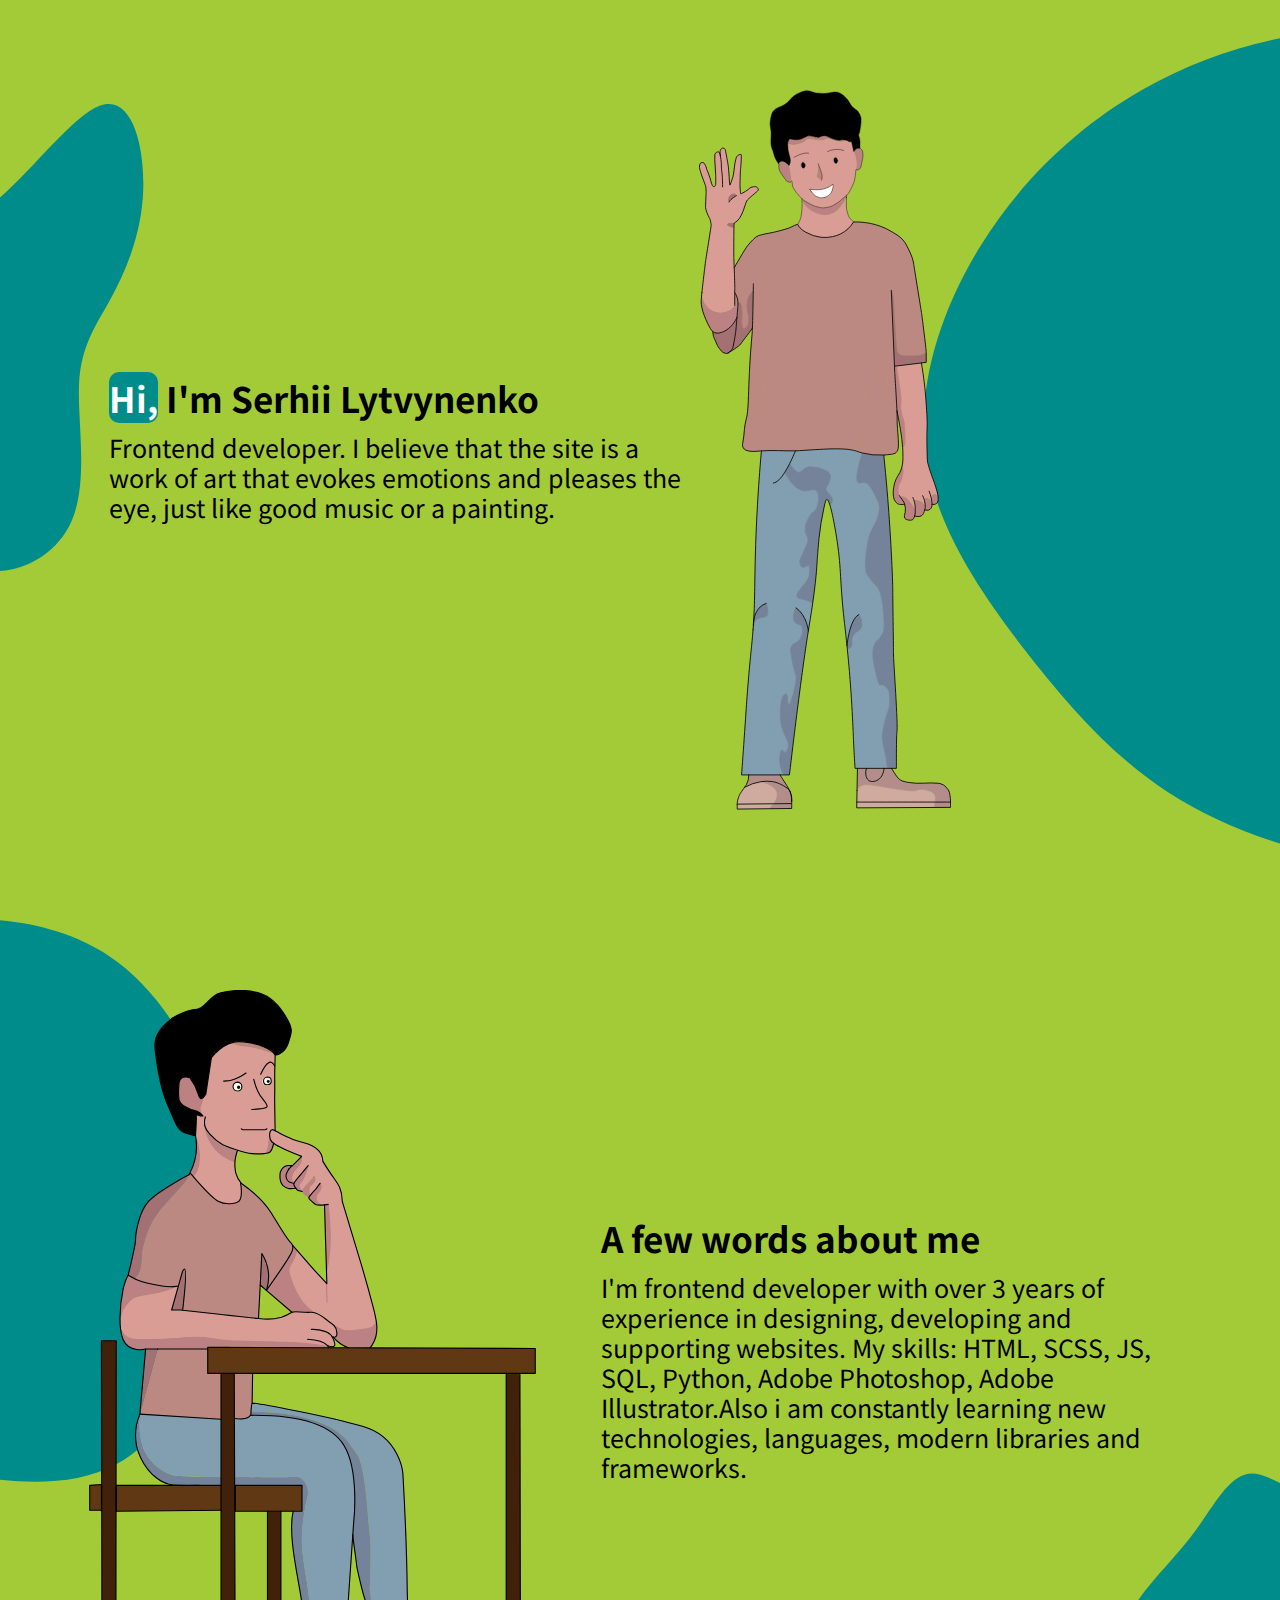
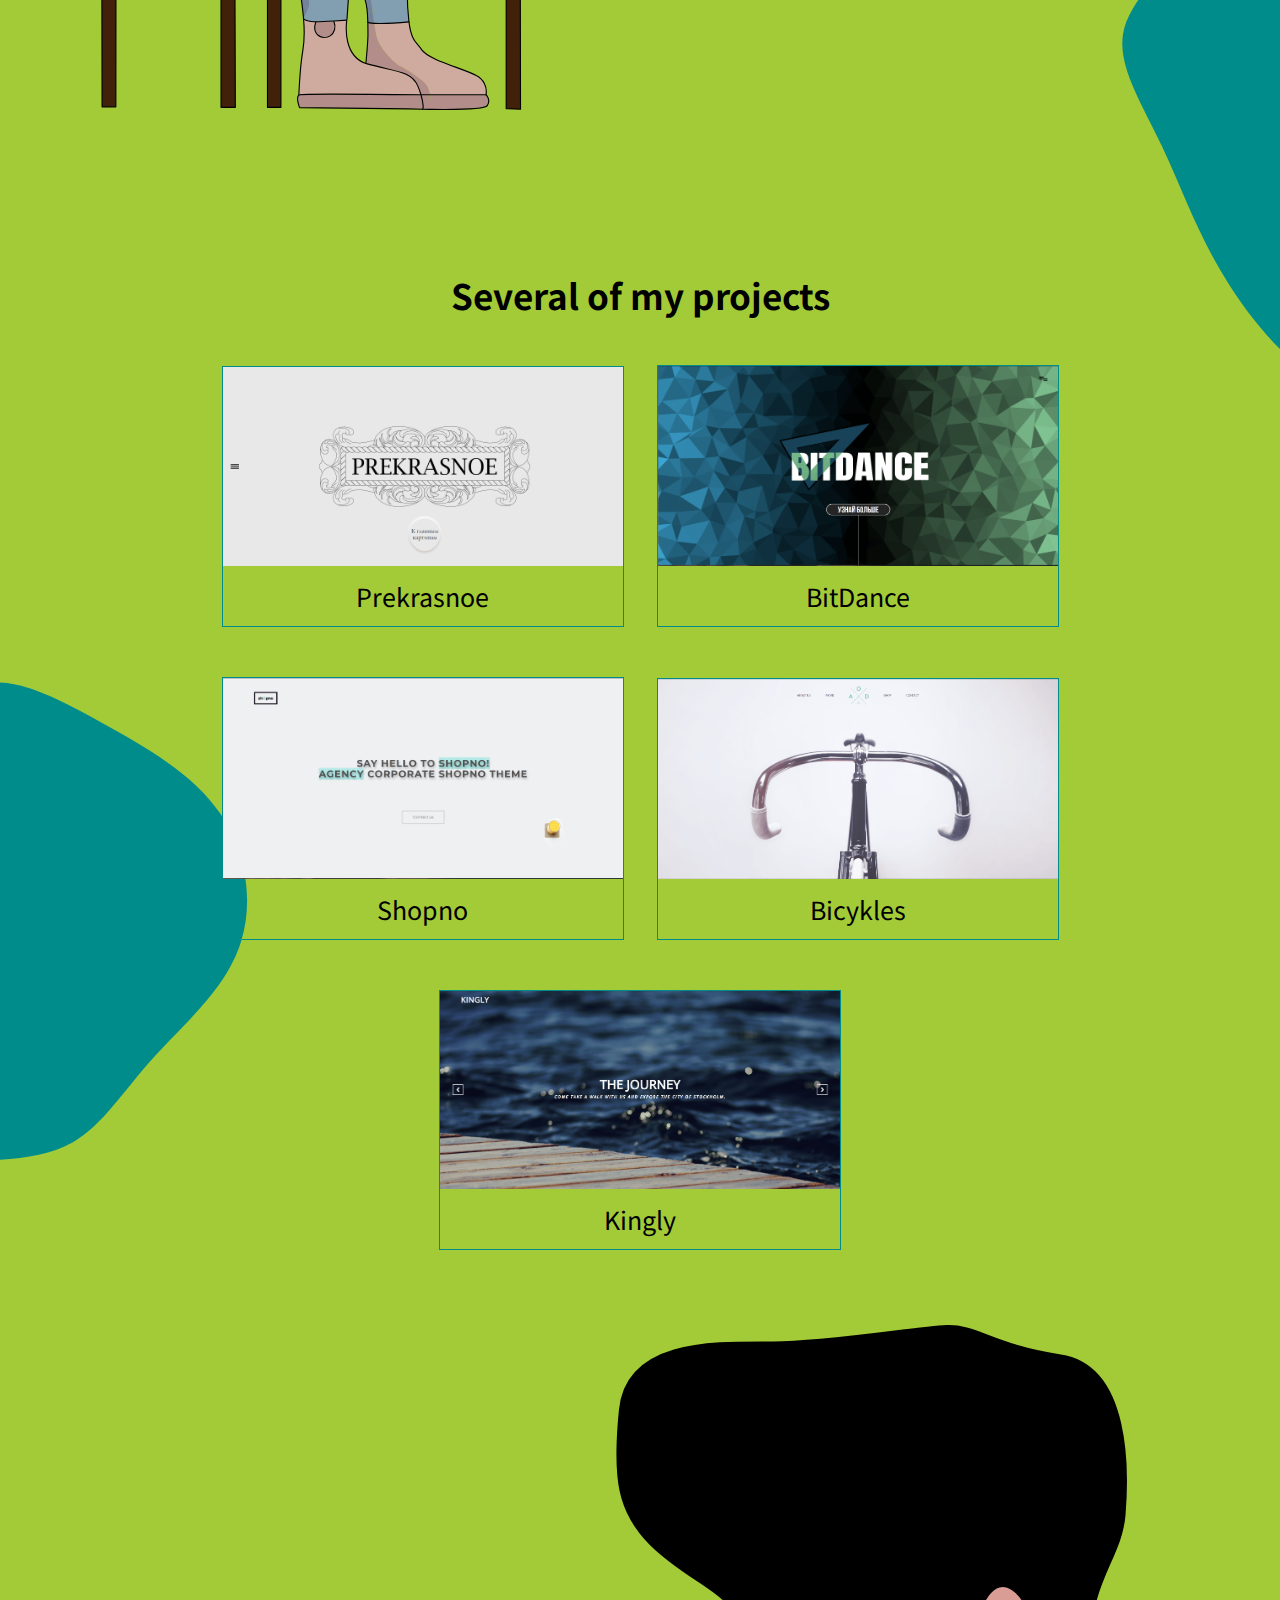
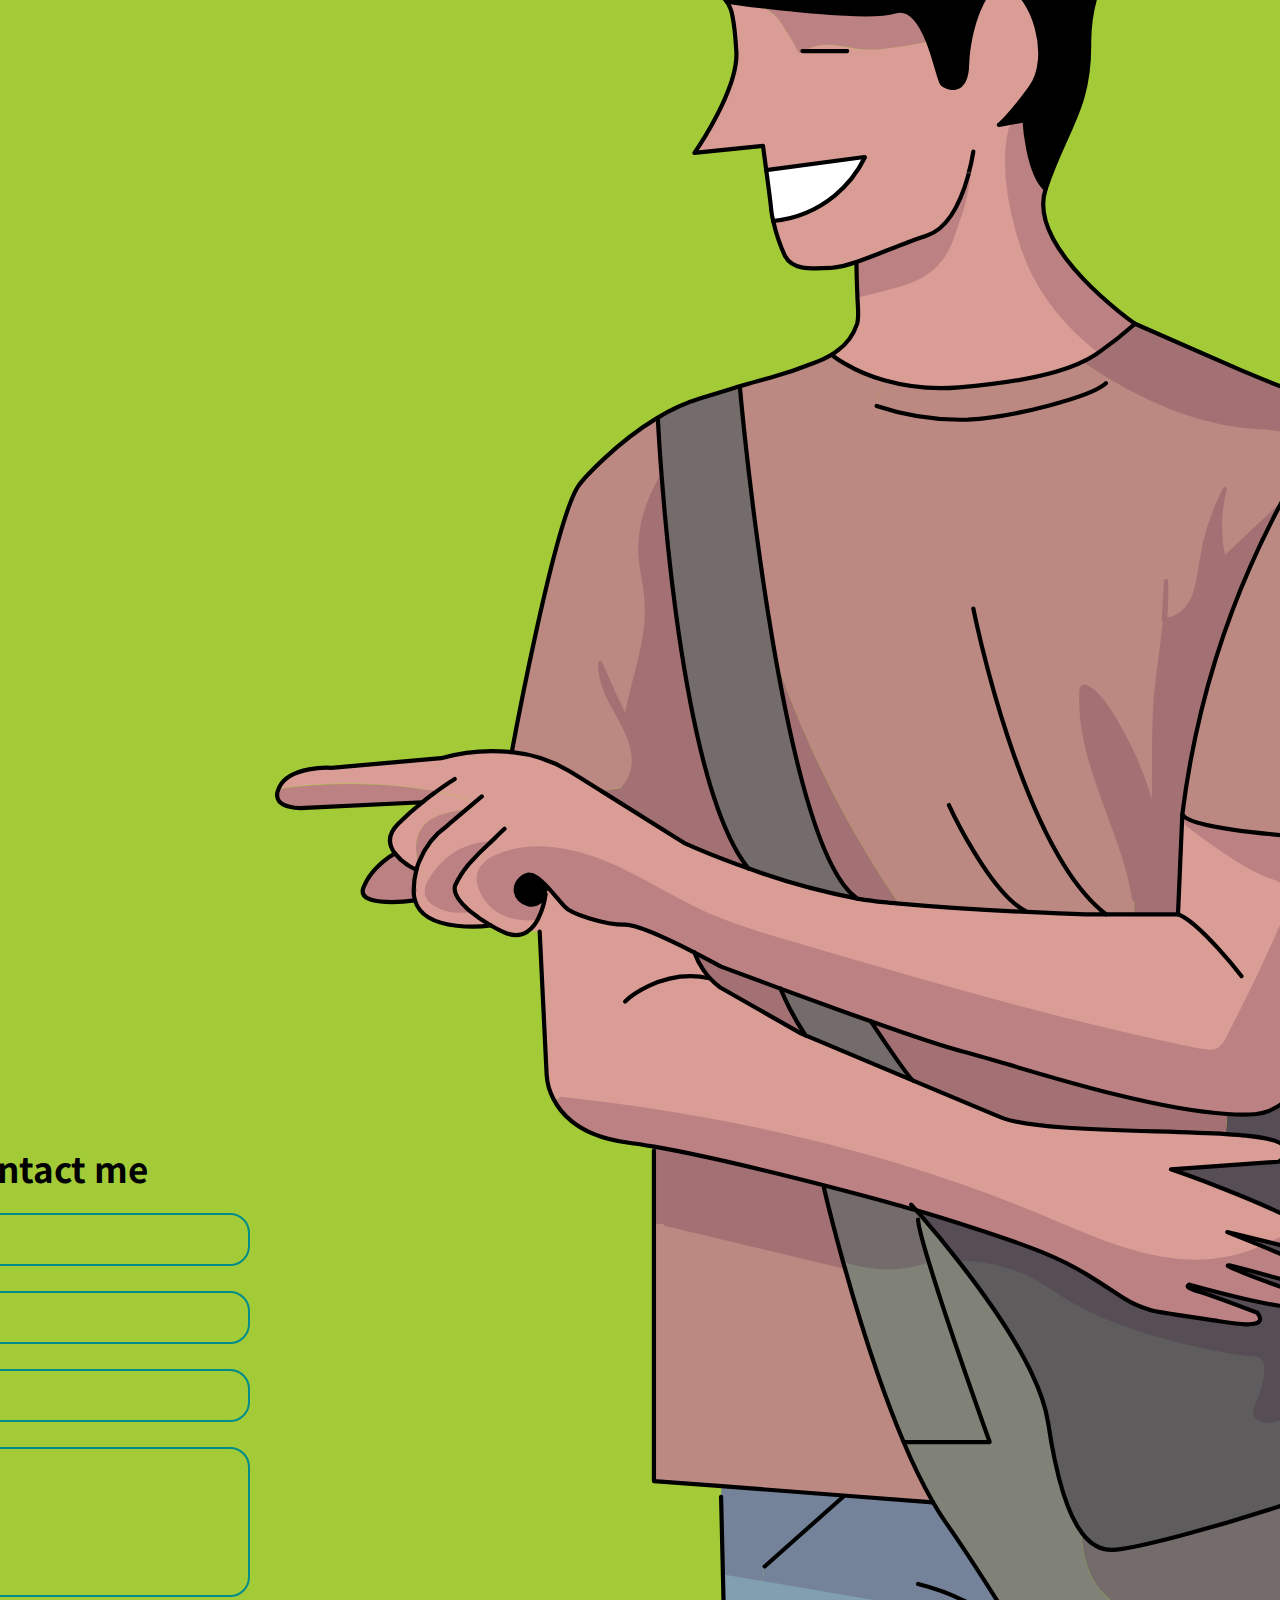
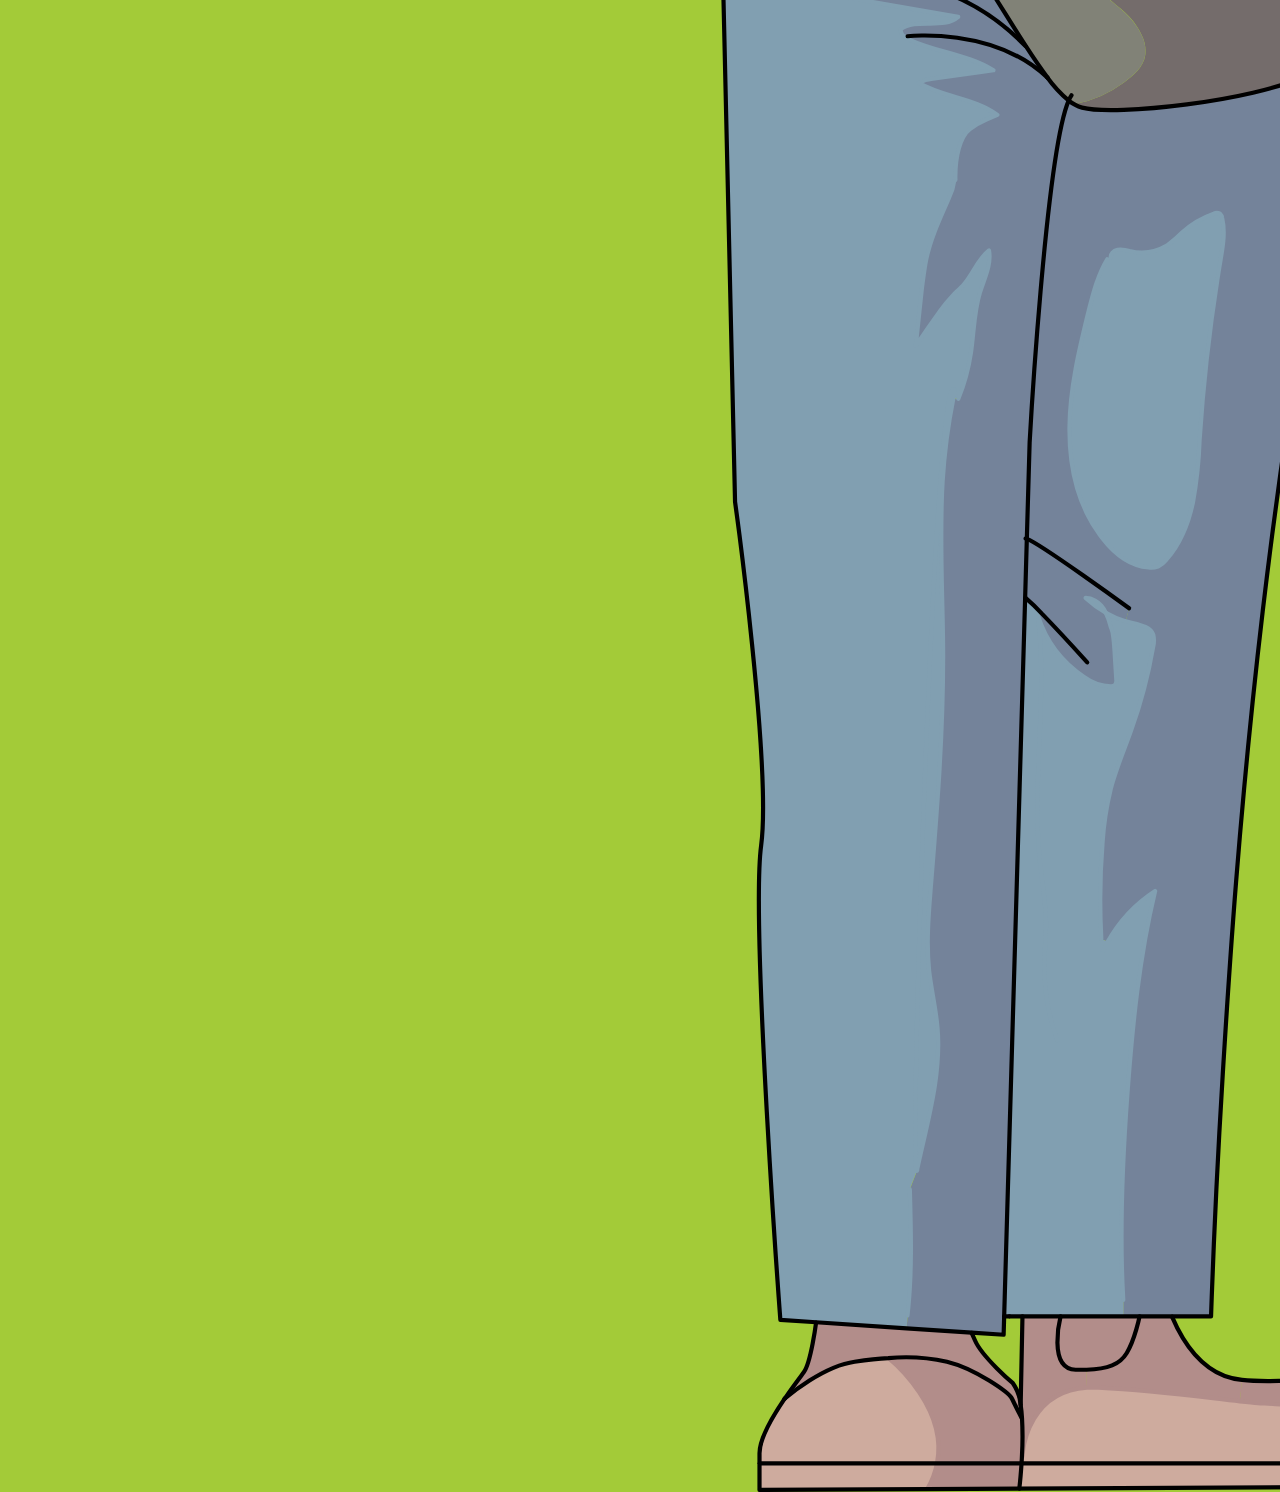
<file: docs/index.html>
<!-- Сообщаем браузеру как стоит обрабатывать эту страницу -->
<!DOCTYPE html>
<!-- Оболочка документа, указываем язык содержимого -->
<html lang="ru">
    <!-- Заголовок страницы, контейнер для других важных данных (не отображается) -->
    <head>
        <!-- Заголовок страницы в браузере -->
        <title>Serhii Lytvynenko</title>
        <!-- Адаптив -->
        <meta name="viewport" content="width=device-width, initial-scale=1.0, maximum-scale=1.0, user-scalable=0" />
        <!-- Подключаем CSS -->
        <link rel="stylesheet" href="css/style.css" />
        <!-- Кодировка страницы -->
        <meta charset="UTF-8">
        <link rel="shortcut icon" type="image/svg" href="./img/svg/fav.svg"/>
        <!-- fonts-->
        <link href="https://fonts.googleapis.com/css2?family=Noto+Sans+KR:wght@300&display=swap" rel="stylesheet">
    </head>
    <body>

    <div class="bubles bgBuble1">
    <object class="bgBuble_svg" type="image/svg+xml" data="./img/svg/bubleMain.svg">
    </object>
    </div>
    <div class="bubles bgBuble2">
    <object class="bgBuble_svg_right" type="image/svg+xml" data="./img/svg/bubleMain2.svg">
    </object>
    </div>
    <div class="bubles bgBuble3">
    <object class="bgBuble_svg" type="image/svg+xml" data="./img/svg/bubleMain3.svg">
    </object>
    </div>
    <div class="bubles bgBuble4">
    <object class="bgBuble_svg_right" type="image/svg+xml" data="./img/svg/bubleMain4.svg">
    </object>
    </div>
    <div class="bubles bgBuble5">
    <object class="bgBuble_svg_right" type="image/svg+xml" data="./img/svg/bubleMain5.svg">
    </object>
    </div>

    <main>
        <div class="fullScreen">
            <div class="fullScreen_content">
                <div class="fullScreen_content_contentSide">
                    <h1> <span>Hi,</span> I'm Serhii Lytvynenko </h1><br>
                    <p>Frontend developer. I believe that the site is a work of art that evokes emotions and pleases the eye, just like good music or a painting.</p>
                </div>
                <div class="fullScreen_content_imgSide">
                    <object class="me_svg" type="image/svg+xml" data="./img/svg/meHand.svg"></object>
                </div>
            </div>
        </div>


        <div class="fullScreen">
            <div class="fullScreen_content change_direction">
                <div class="fullScreen_content_imgSide">
                    <object class="me_svg" type="image/svg+xml" data="./img/svg/meSitting.svg"></object>
                </div>
                <div class="fullScreen_content_contentSide">
                    <h2> A few words about me</h2><br>
                    <p>I'm frontend developer with over 3 years of experience in designing, developing and supporting websites. My skills: HTML, SCSS, JS, SQL, Python, Adobe Photoshop, Adobe Illustrator.Also i am constantly learning new technologies, languages, modern libraries and frameworks.</p>
                </div>
            </div>
        </div>

        <div class="works">
           <h2>Several of my projects</h2>
           <a href="http://prekrasnoe.com.ua/">
                <div class="works_block">
                    <img src="./img/prekrasnoe.png" alt="">
                    <p>Prekrasnoe</p>
                </div>
            </a>

            <a href="http://bitdance.com.ua/">
                <div class="works_block">
                    <img src="./img/bitdance.png" alt="">
                    <p>BitDance</p>
                </div>
            </a>


            <a href="./shopno/index.html">
                <div class="works_block">
                    <img src="./img/shopno.png" alt="">
                    <p>Shopno</p>
                </div>
            </a>


            <a href="./bicykles/index.html">
                <div class="works_block">
                    <img src="./img/bicycles.png" alt="">
                    <p>Bicykles</p>
                </div>
            </a>


            <a href="./kingly/index.html">
                <div class="works_block">
                    <img src="./img/kingly.png" alt="">
                    <p>Kingly</p>
                </div>
            </a>
        </div>


        <div class="fullScreen_content_contentSide form">

            <form method="POST" action="https://formspree.io/mbjpbzjr">
            <h2> Welcome to contact me</h2>
            <div class="group">
              <input name="Name" type="text" required>
              <span class="bar"></span>
              <label>Name</label>
            </div>
            <div class="group">
              <input name="Email" type="text" required>
              <span class="bar"></span>
              <label>E-mail</label>
            </div>
            <div class="group">
              <input name="Phone" type="text" required>
              <span class="bar"></span>
              <label>Phone number</label>
            </div>
            <div class="group">
              <textarea name="Message" type="text" required></textarea>
              <span class="bar"></span>
              <label>Message</label>
            </div>
            <input class="feedback_button" type="submit" value="Send">
            </form>
            <object class="me_svg" type="image/svg+xml" data="./img/svg/me.svg"></object>
        </div>
    </main>
    </body>
</html>
</file>
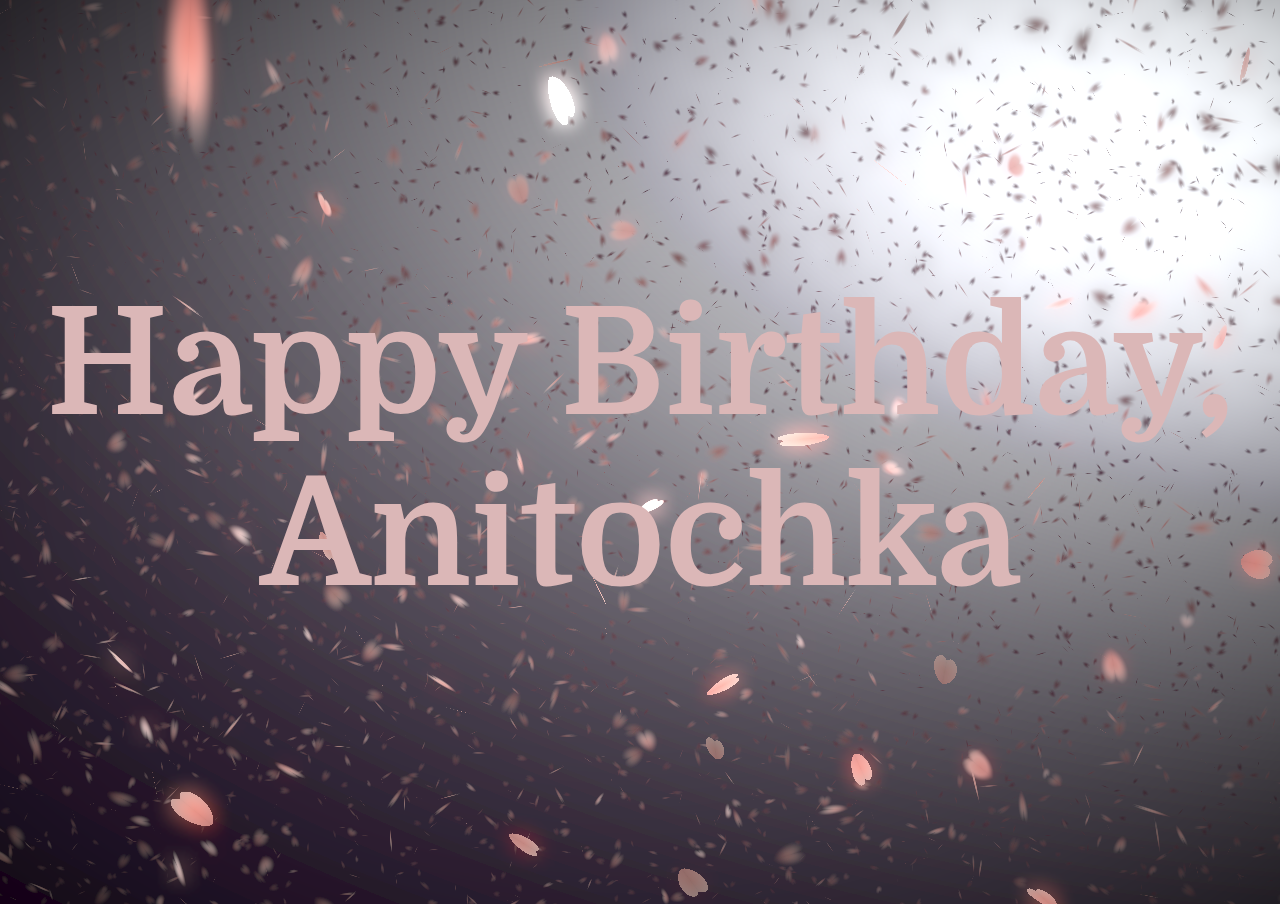
<file: docs/birthdate/index.html>
<!DOCTYPE html>
<html lang="en" >
<head>
  <meta charset="UTF-8">
  <title>CodePen - A Pen by Anand Davaasuren</title>
  <link rel="stylesheet" href="./style.css">
<link href="https://fonts.googleapis.com/css2?family=Domine:wght@500&display=swap" rel="stylesheet">
</head>
<body>
<div class="title"><h1>Happy Birthday, <br> Anitochka </h1></div>
<!-- partial:index.partial.html -->
<canvas id="sakura"></canvas>
<div class="btnbg">
</div>

<!-- sakura shader -->
<script id="sakura_point_vsh" type="x-shader/x_vertex">
uniform mat4 uProjection;
uniform mat4 uModelview;
uniform vec3 uResolution;
uniform vec3 uOffset;
uniform vec3 uDOF;  //x:focus distance, y:focus radius, z:max radius
uniform vec3 uFade; //x:start distance, y:half distance, z:near fade start

attribute vec3 aPosition;
attribute vec3 aEuler;
attribute vec2 aMisc; //x:size, y:fade

varying vec3 pposition;
varying float psize;
varying float palpha;
varying float pdist;

//varying mat3 rotMat;
varying vec3 normX;
varying vec3 normY;
varying vec3 normZ;
varying vec3 normal;

varying float diffuse;
varying float specular;
varying float rstop;
varying float distancefade;

void main(void) {
    // Projection is based on vertical angle
    vec4 pos = uModelview * vec4(aPosition + uOffset, 1.0);
    gl_Position = uProjection * pos;
    gl_PointSize = aMisc.x * uProjection[1][1] / -pos.z * uResolution.y * 0.5;

    pposition = pos.xyz;
    psize = aMisc.x;
    pdist = length(pos.xyz);
    palpha = smoothstep(0.0, 1.0, (pdist - 0.1) / uFade.z);

    vec3 elrsn = sin(aEuler);
    vec3 elrcs = cos(aEuler);
    mat3 rotx = mat3(
        1.0, 0.0, 0.0,
        0.0, elrcs.x, elrsn.x,
        0.0, -elrsn.x, elrcs.x
    );
    mat3 roty = mat3(
        elrcs.y, 0.0, -elrsn.y,
        0.0, 1.0, 0.0,
        elrsn.y, 0.0, elrcs.y
    );
    mat3 rotz = mat3(
        elrcs.z, elrsn.z, 0.0,
        -elrsn.z, elrcs.z, 0.0,
        0.0, 0.0, 1.0
    );
    mat3 rotmat = rotx * roty * rotz;
    normal = rotmat[2];

    mat3 trrotm = mat3(
        rotmat[0][0], rotmat[1][0], rotmat[2][0],
        rotmat[0][1], rotmat[1][1], rotmat[2][1],
        rotmat[0][2], rotmat[1][2], rotmat[2][2]
    );
    normX = trrotm[0];
    normY = trrotm[1];
    normZ = trrotm[2];

    const vec3 lit = vec3(0.6917144638660746, 0.6917144638660746, -0.20751433915982237);

    float tmpdfs = dot(lit, normal);
    if(tmpdfs < 0.0) {
        normal = -normal;
        tmpdfs = dot(lit, normal);
    }
    diffuse = 0.4 + tmpdfs;

    vec3 eyev = normalize(-pos.xyz);
    if(dot(eyev, normal) > 0.0) {
        vec3 hv = normalize(eyev + lit);
        specular = pow(max(dot(hv, normal), 0.0), 20.0);
    }
    else {
        specular = 0.0;
    }

    rstop = clamp((abs(pdist - uDOF.x) - uDOF.y) / uDOF.z, 0.0, 1.0);
    rstop = pow(rstop, 0.5);
    //-0.69315 = ln(0.5)
    distancefade = min(1.0, exp((uFade.x - pdist) * 0.69315 / uFade.y));
}
</script>
<script id="sakura_point_fsh" type="x-shader/x_fragment">
#ifdef GL_ES
//precision mediump float;
precision highp float;
#endif

uniform vec3 uDOF;  //x:focus distance, y:focus radius, z:max radius
uniform vec3 uFade; //x:start distance, y:half distance, z:near fade start

const vec3 fadeCol = vec3(0.08, 0.03, 0.06);

varying vec3 pposition;
varying float psize;
varying float palpha;
varying float pdist;

//varying mat3 rotMat;
varying vec3 normX;
varying vec3 normY;
varying vec3 normZ;
varying vec3 normal;

varying float diffuse;
varying float specular;
varying float rstop;
varying float distancefade;

float ellipse(vec2 p, vec2 o, vec2 r) {
    vec2 lp = (p - o) / r;
    return length(lp) - 1.0;
}

void main(void) {
    vec3 p = vec3(gl_PointCoord - vec2(0.5, 0.5), 0.0) * 2.0;
    vec3 d = vec3(0.0, 0.0, -1.0);
    float nd = normZ.z; //dot(-normZ, d);
    if(abs(nd) < 0.0001) discard;

    float np = dot(normZ, p);
    vec3 tp = p + d * np / nd;
    vec2 coord = vec2(dot(normX, tp), dot(normY, tp));

    //angle = 15 degree
    const float flwrsn = 0.258819045102521;
    const float flwrcs = 0.965925826289068;
    mat2 flwrm = mat2(flwrcs, -flwrsn, flwrsn, flwrcs);
    vec2 flwrp = vec2(abs(coord.x), coord.y) * flwrm;

    float r;
    if(flwrp.x < 0.0) {
        r = ellipse(flwrp, vec2(0.065, 0.024) * 0.5, vec2(0.36, 0.96) * 0.5);
    }
    else {
        r = ellipse(flwrp, vec2(0.065, 0.024) * 0.5, vec2(0.58, 0.96) * 0.5);
    }

    if(r > rstop) discard;

    vec3 col = mix(vec3(1.0, 0.8, 0.75), vec3(1.0, 0.9, 0.87), r);
    float grady = mix(0.0, 1.0, pow(coord.y * 0.5 + 0.5, 0.35));
    col *= vec3(1.0, grady, grady);
    col *= mix(0.8, 1.0, pow(abs(coord.x), 0.3));
    col = col * diffuse + specular;

    col = mix(fadeCol, col, distancefade);

    float alpha = (rstop > 0.001)? (0.5 - r / (rstop * 2.0)) : 1.0;
    alpha = smoothstep(0.0, 1.0, alpha) * palpha;

    gl_FragColor = vec4(col * 0.5, alpha);
}
</script>
<!-- effects -->
<script id="fx_common_vsh" type="x-shader/x_vertex">
uniform vec3 uResolution;
attribute vec2 aPosition;

varying vec2 texCoord;
varying vec2 screenCoord;

void main(void) {
    gl_Position = vec4(aPosition, 0.0, 1.0);
    texCoord = aPosition.xy * 0.5 + vec2(0.5, 0.5);
    screenCoord = aPosition.xy * vec2(uResolution.z, 1.0);
}
</script>
<script id="bg_fsh" type="x-shader/x_fragment">
#ifdef GL_ES
//precision mediump float;
precision highp float;
#endif

uniform vec2 uTimes;

varying vec2 texCoord;
varying vec2 screenCoord;

void main(void) {
    vec3 col;
    float c;
    vec2 tmpv = texCoord * vec2(0.8, 1.0) - vec2(0.95, 1.0);
    c = exp(-pow(length(tmpv) * 1.8, 2.0));
    col = mix(vec3(0.02, 0.0, 0.03), vec3(0.96, 0.98, 1.0) * 1.5, c);
    gl_FragColor = vec4(col * 0.5, 1.0);
}
</script>
<script id="fx_brightbuf_fsh" type="x-shader/x_fragment">
#ifdef GL_ES
//precision mediump float;
precision highp float;
#endif
uniform sampler2D uSrc;
uniform vec2 uDelta;

varying vec2 texCoord;
varying vec2 screenCoord;

void main(void) {
    vec4 col = texture2D(uSrc, texCoord);
    gl_FragColor = vec4(col.rgb * 2.0 - vec3(0.5), 1.0);
}
</script>
<script id="fx_dirblur_r4_fsh" type="x-shader/x_fragment">
#ifdef GL_ES
//precision mediump float;
precision highp float;
#endif
uniform sampler2D uSrc;
uniform vec2 uDelta;
uniform vec4 uBlurDir; //dir(x, y), stride(z, w)

varying vec2 texCoord;
varying vec2 screenCoord;

void main(void) {
    vec4 col = texture2D(uSrc, texCoord);
    col = col + texture2D(uSrc, texCoord + uBlurDir.xy * uDelta);
    col = col + texture2D(uSrc, texCoord - uBlurDir.xy * uDelta);
    col = col + texture2D(uSrc, texCoord + (uBlurDir.xy + uBlurDir.zw) * uDelta);
    col = col + texture2D(uSrc, texCoord - (uBlurDir.xy + uBlurDir.zw) * uDelta);
    gl_FragColor = col / 5.0;
}
</script>
<!-- effect fragment shader template -->
<script id="fx_common_fsh" type="x-shader/x_fragment">
#ifdef GL_ES
//precision mediump float;
precision highp float;
#endif
uniform sampler2D uSrc;
uniform vec2 uDelta;

varying vec2 texCoord;
varying vec2 screenCoord;

void main(void) {
    gl_FragColor = texture2D(uSrc, texCoord);
}
</script>
<!-- post processing -->
<script id="pp_final_vsh" type="x-shader/x_vertex">
uniform vec3 uResolution;
attribute vec2 aPosition;
varying vec2 texCoord;
varying vec2 screenCoord;
void main(void) {
    gl_Position = vec4(aPosition, 0.0, 1.0);
    texCoord = aPosition.xy * 0.5 + vec2(0.5, 0.5);
    screenCoord = aPosition.xy * vec2(uResolution.z, 1.0);
}
</script>
<script id="pp_final_fsh" type="x-shader/x_fragment">
#ifdef GL_ES
//precision mediump float;
precision highp float;
#endif
uniform sampler2D uSrc;
uniform sampler2D uBloom;
uniform vec2 uDelta;
varying vec2 texCoord;
varying vec2 screenCoord;
void main(void) {
    vec4 srccol = texture2D(uSrc, texCoord) * 2.0;
    vec4 bloomcol = texture2D(uBloom, texCoord);
    vec4 col;
    col = srccol + bloomcol * (vec4(1.0) + srccol);
    col *= smoothstep(1.0, 0.0, pow(length((texCoord - vec2(0.5)) * 2.0), 1.2) * 0.5);
    col = pow(col, vec4(0.45454545454545)); //(1.0 / 2.2)

    gl_FragColor = vec4(col.rgb, 1.0);
    gl_FragColor.a = 1.0;
}
</script>
<!-- partial -->
  <script  src="./script.js"></script>

</body>
</html>
</file>
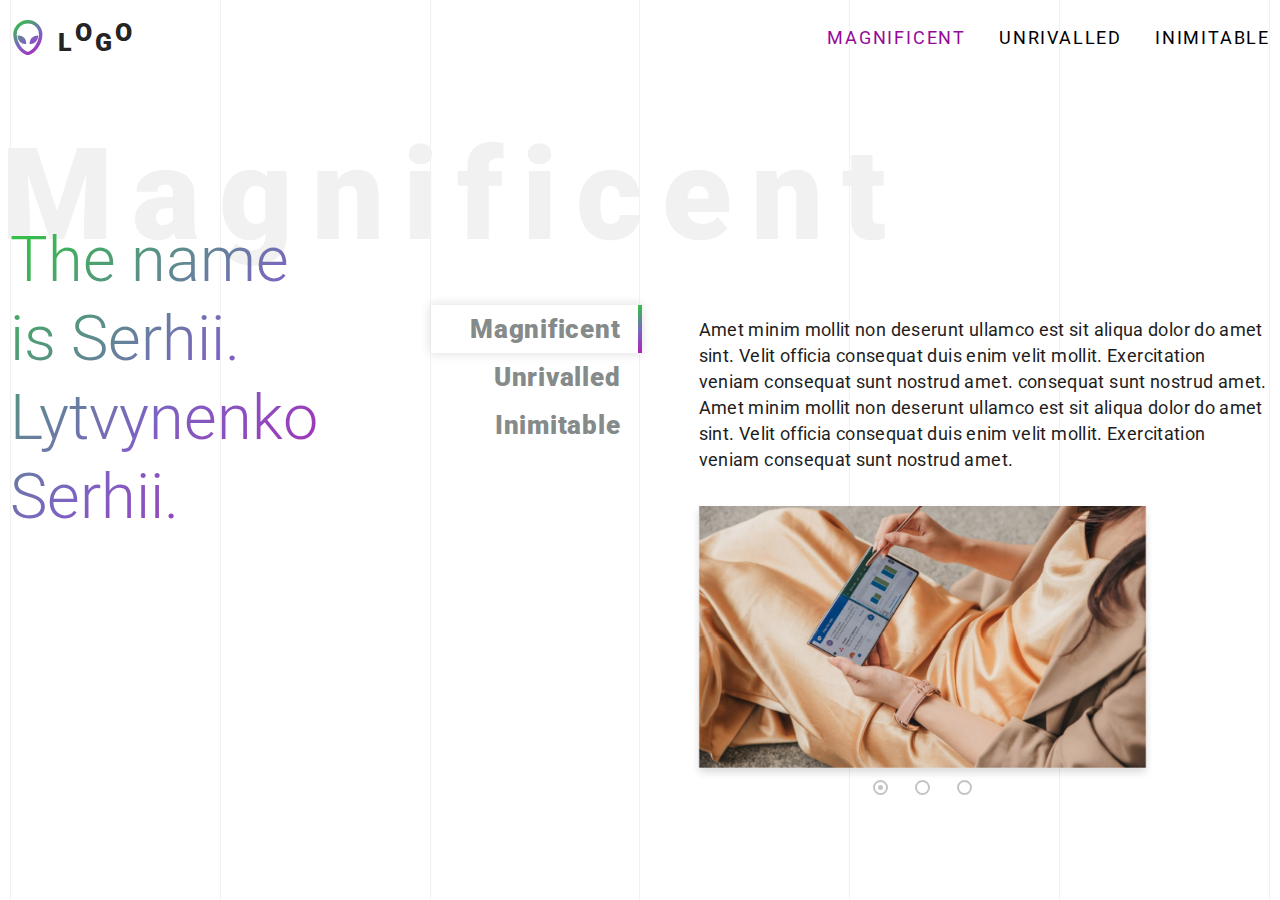
<file: docs/Serhii_Lytvynenko/index.html>
<!DOCTYPE html>
<html lang="en">

<head>
    <title>Serhii Lytvynenko</title>
    <meta name="viewport" content="width=device-width, initial-scale=1.0, maximum-scale=1.0, user-scalable=0" />
    <link rel="stylesheet" href="css/style.css" />
    <meta charset="UTF-8">
    <!--fonts-->
    <!--Roboto-->
    <link href="https://fonts.googleapis.com/css2?family=Roboto:wght@400;500;900&display=swap" rel="stylesheet"> </head>

<body>
<div class="wrapper">
<!--   bg stripes and text MAgnificent-->
    <div class="background">
        <h2>Magnificent</h2>
        <div class="background_verticalStripes"></div>
        <div class="background_verticalStripes"></div>
        <div class="background_verticalStripes"></div>
        <div class="background_verticalStripes"></div>
        <div class="background_verticalStripes"></div>
        <div class="background_verticalStripes"></div>
    </div>
    <div class="content">
        <header>
            <div class="logo">
              <img src="./img/Logo.svg" alt="">
               <p>l</p>
               <p>o</p>
               <p>g</p>
               <p>o</p>
            </div>


            <ul>
                <li>Magnificent</li>
                <li>Unrivalled</li>
                <li>Inimitable</li>
            </ul>

<!--            burger for mobile devices 768px-->
            <div class="menuMobile">
                <div></div>
                <div></div>
                <div></div>
            </div>
        </header>


        <main>

<!--          title-->
           <div class="title">
               <h1>The name is Serhii. <br> Lytvynenko Serhii.</h1>
           </div>

<!--           side with slider and switcher-->
           <div class="main_content">
                <div class="switch">
                    <div class="switch_blocks"><p>Magnificent</p></div>
                    <div class="switch_blocks"><p>Unrivalled</p></div>
                    <div class="switch_blocks"><p>Inimitable</p></div>
                </div>
                <section>
                    <select class="">
                        <option value="magnificent">Magnificent</option>
                        <option value="unrivalled">Unrivalled</option>
                        <option value="inimitable">Inimitable</option>
                    </select>
                </section>
                <div class="textAndSlider">
<!--               look js file-->
                </div>
           </div>
        </main>
    </div>
</div>


<script src='https://cdnjs.cloudflare.com/ajax/libs/jquery/2.1.3/jquery.min.js'></script>
<script src="./js/script.js"></script>
</body>

</html>
</file>
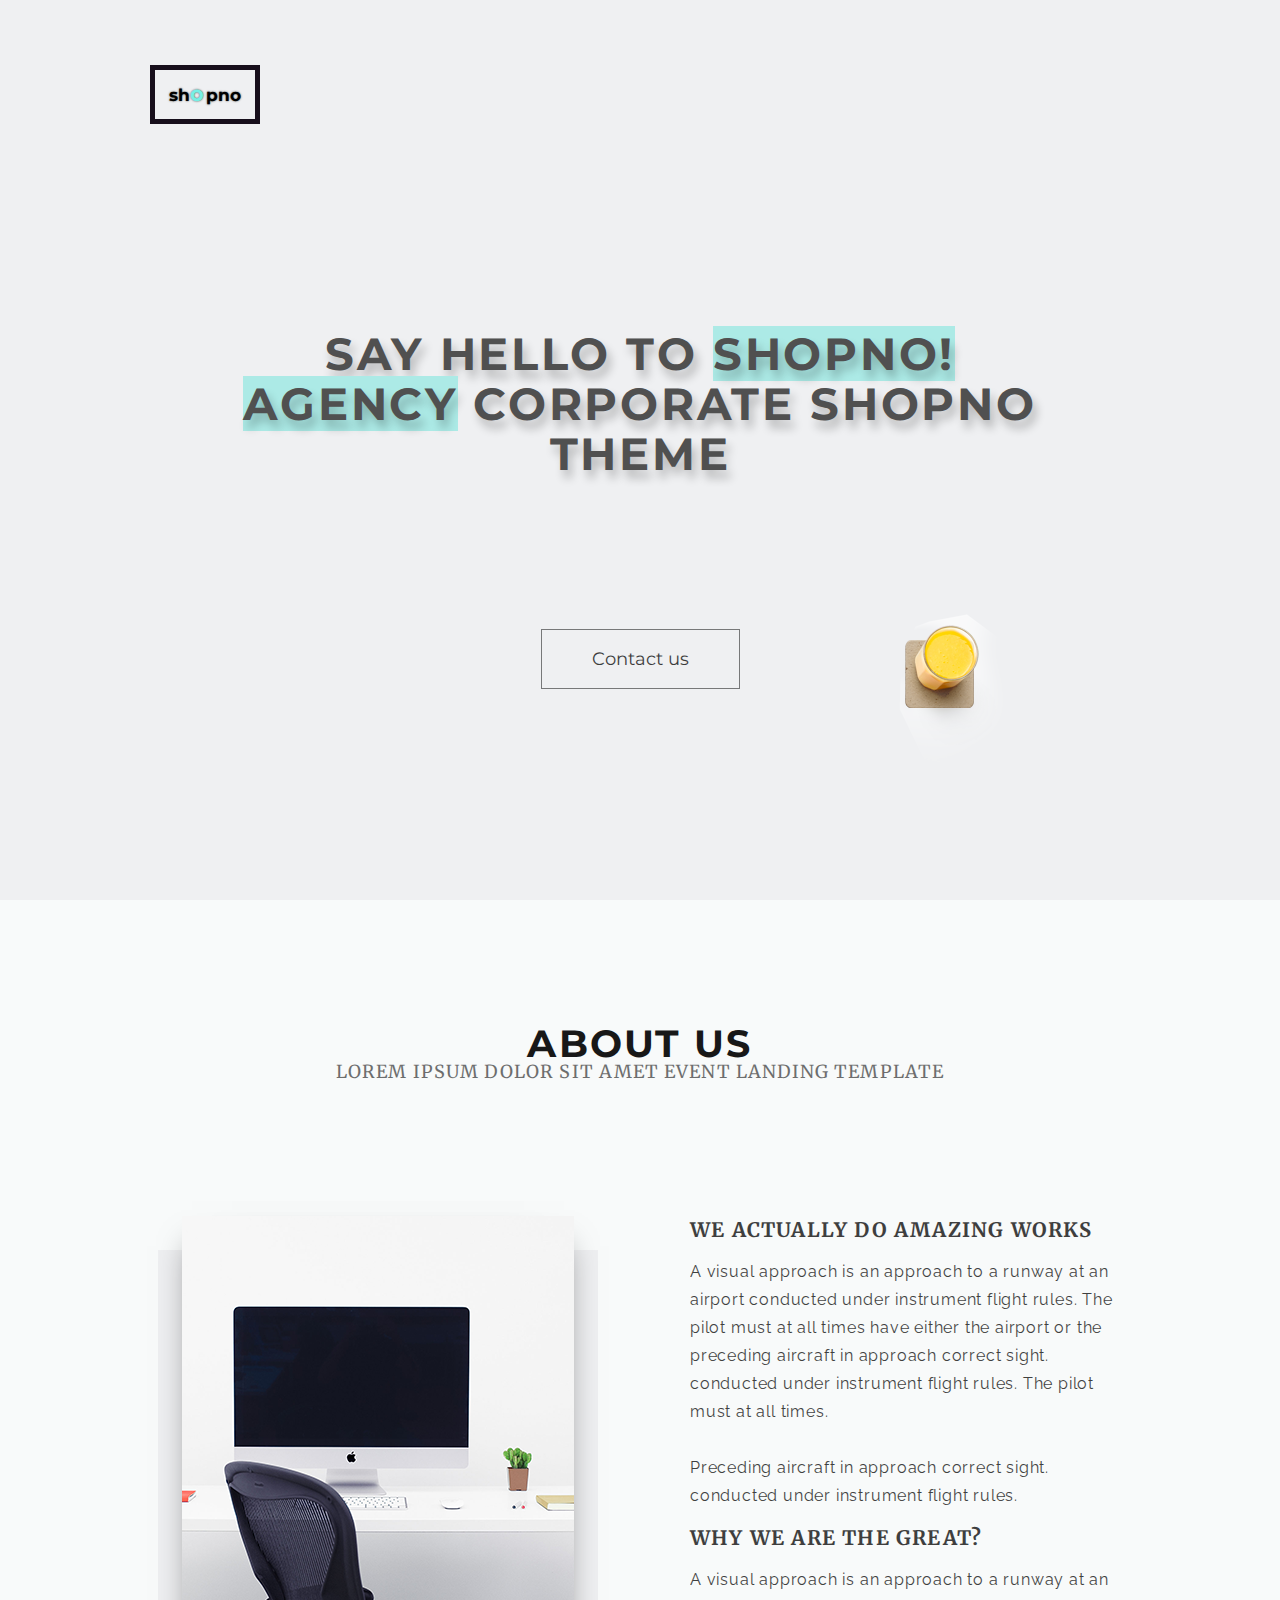
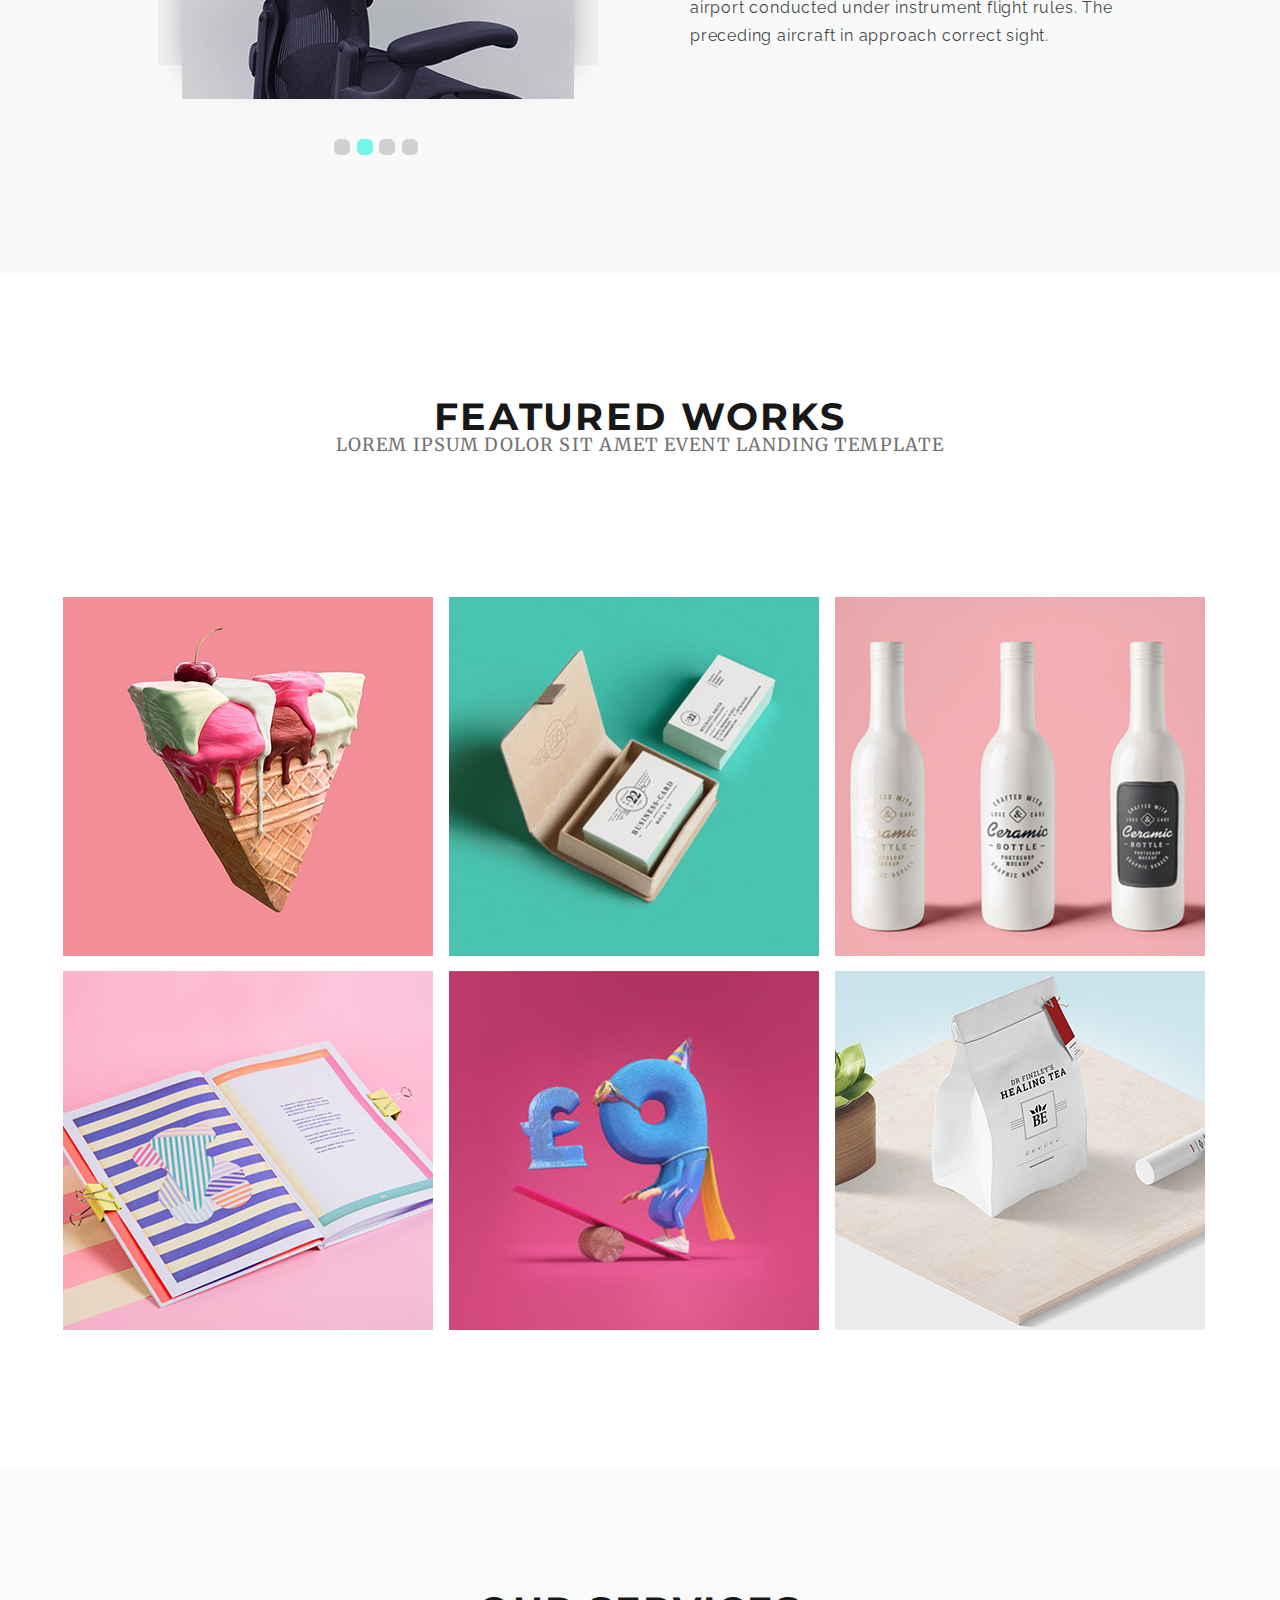
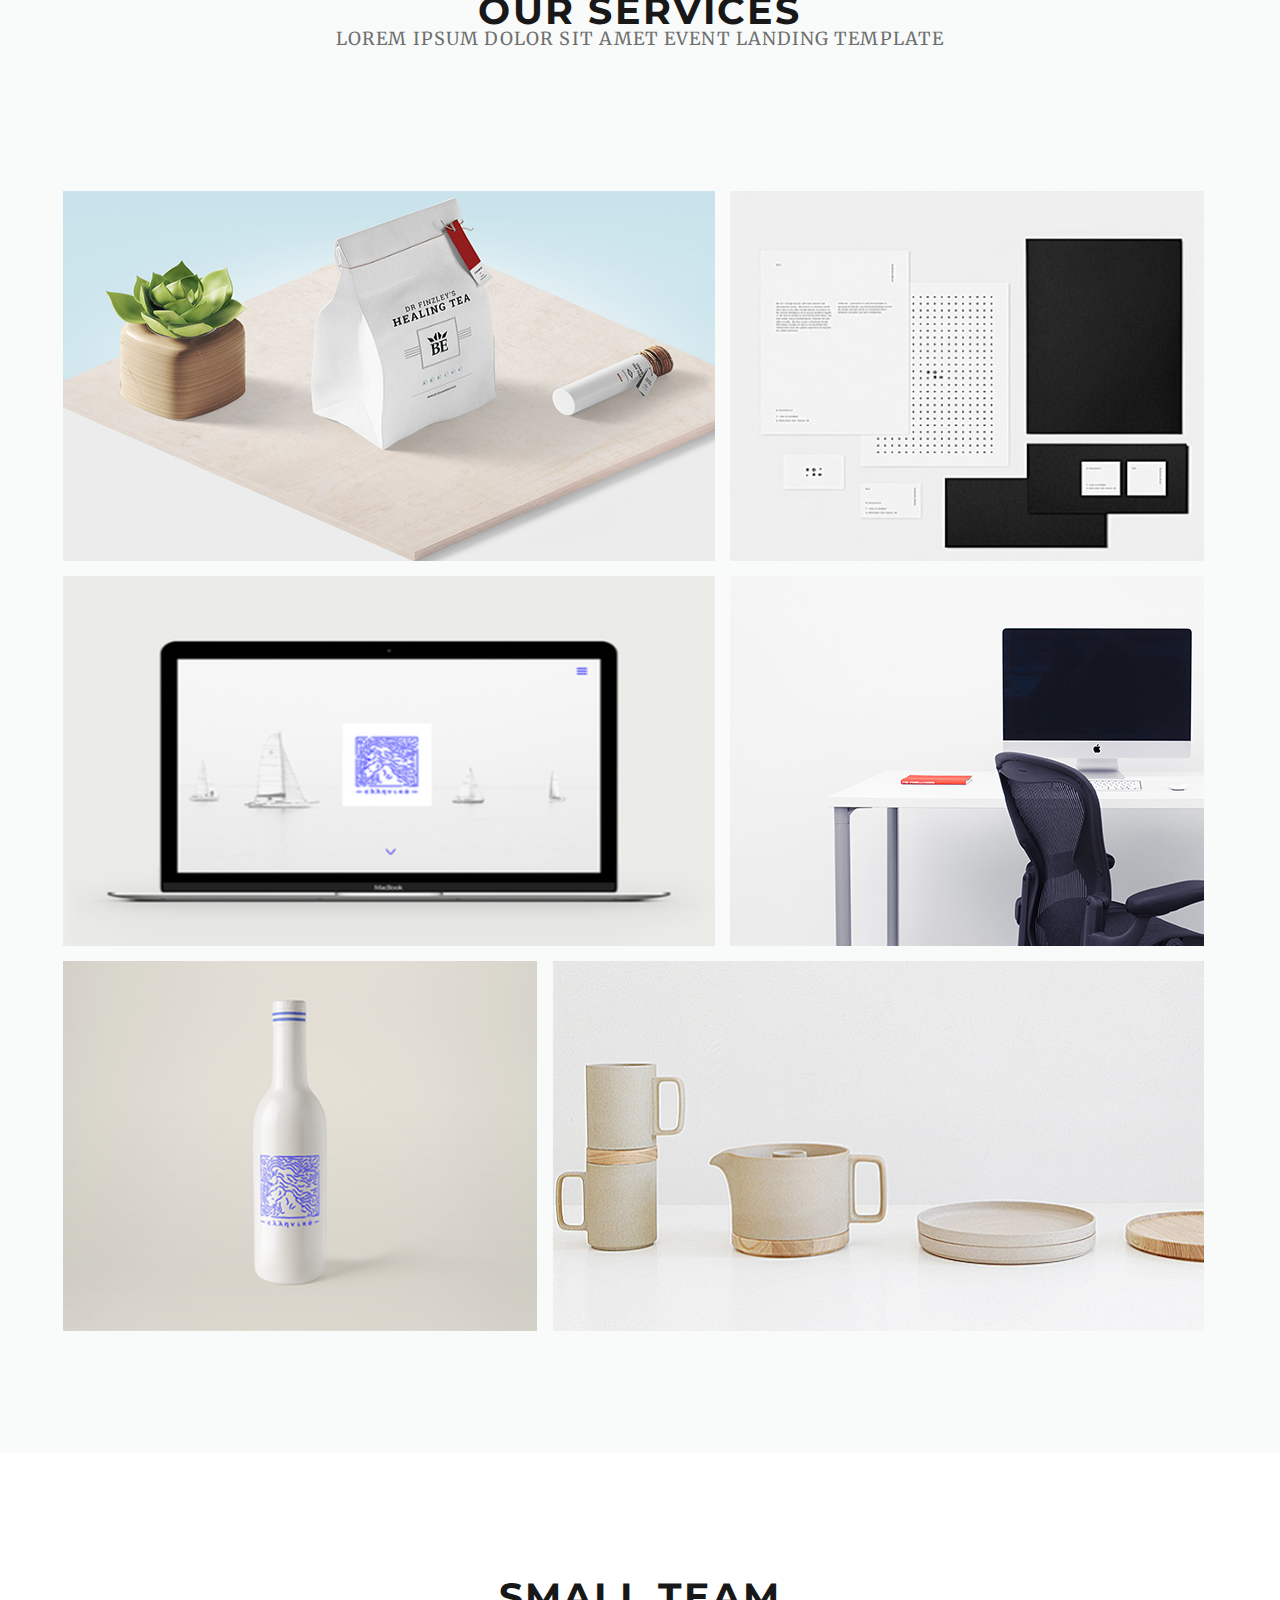
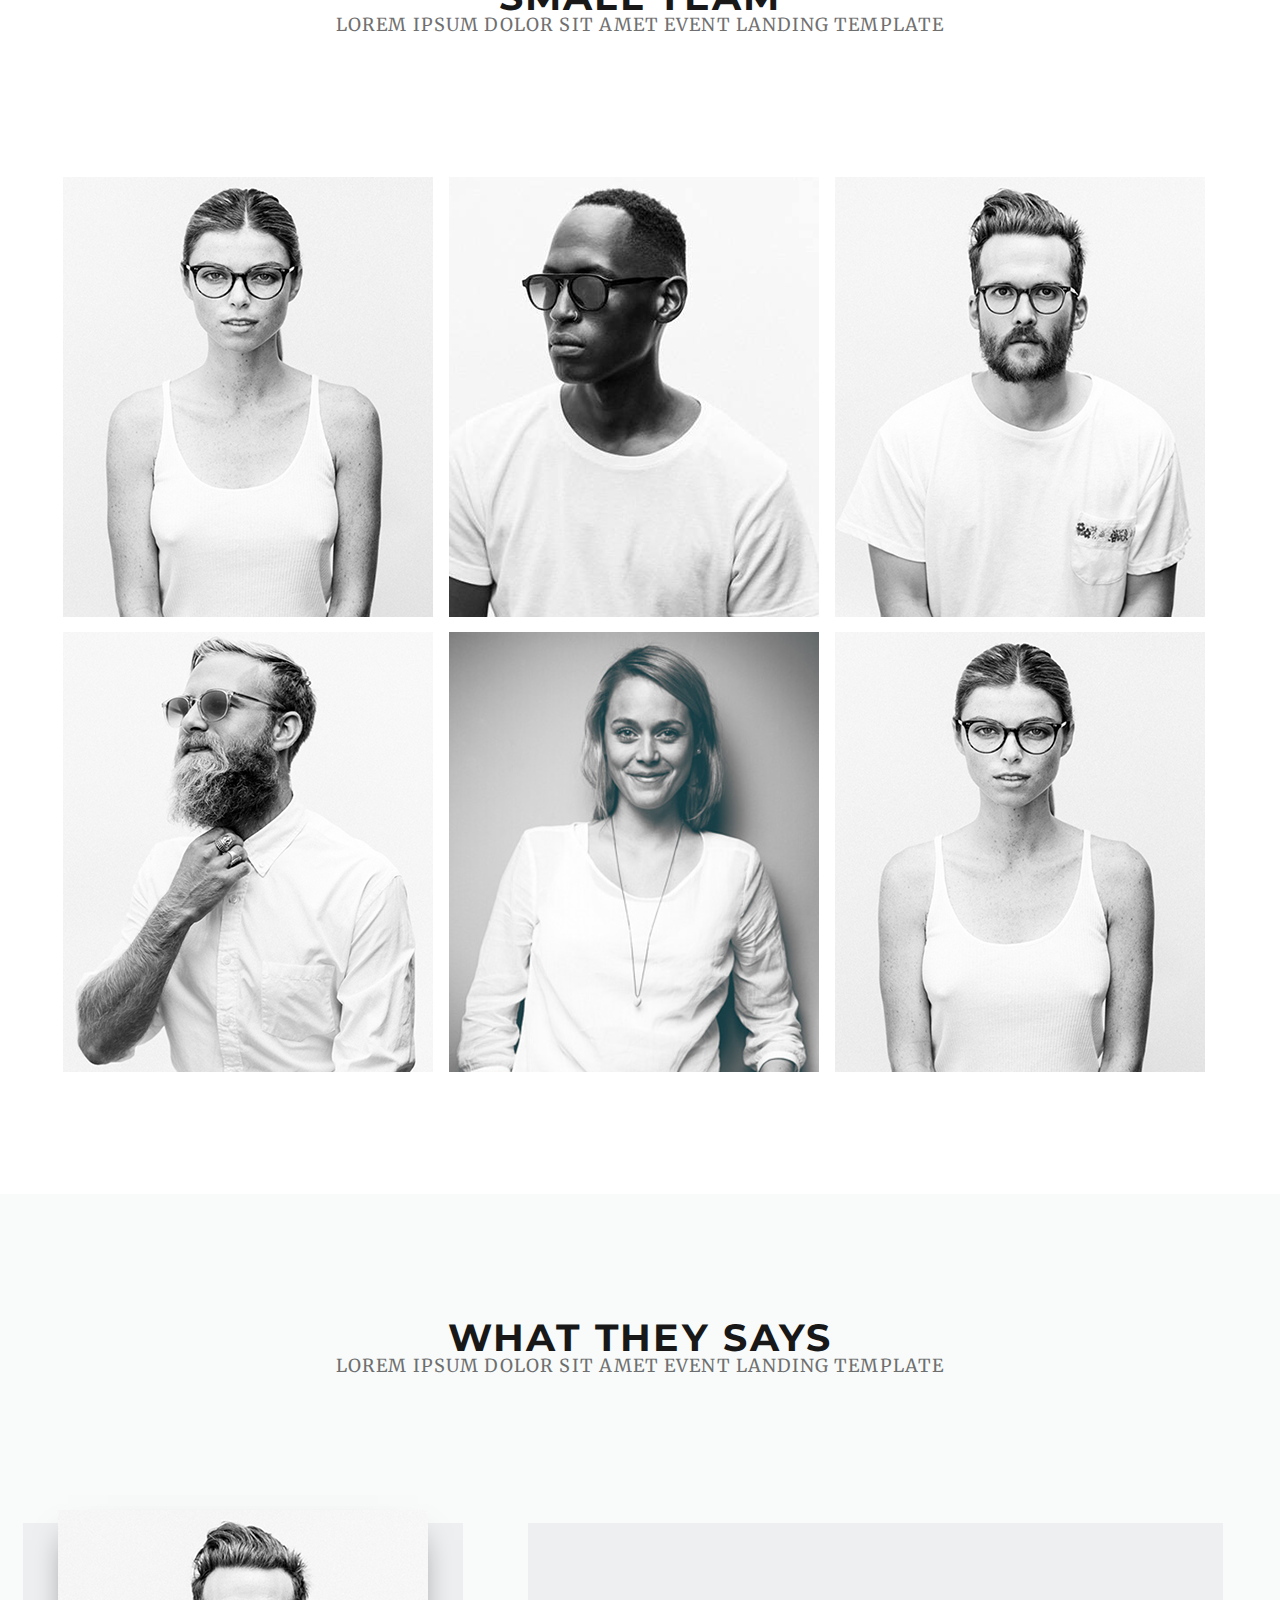
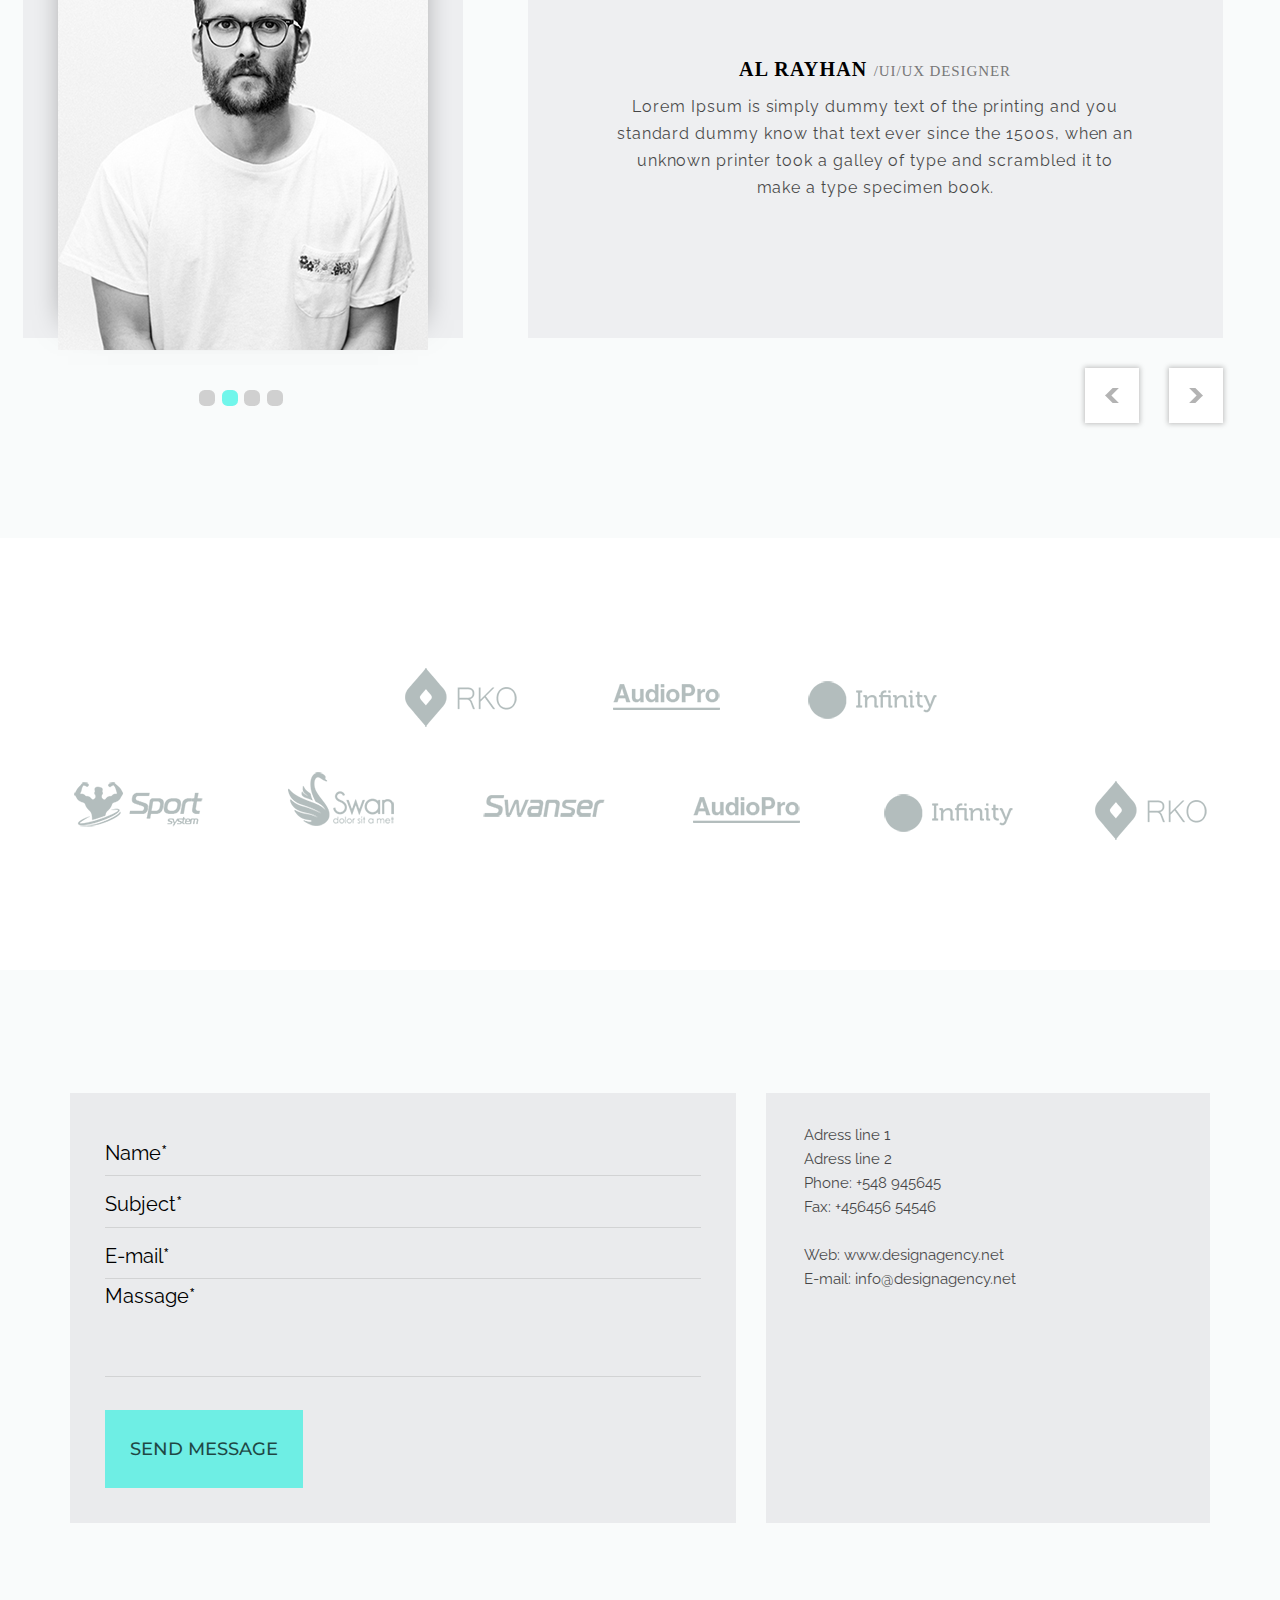
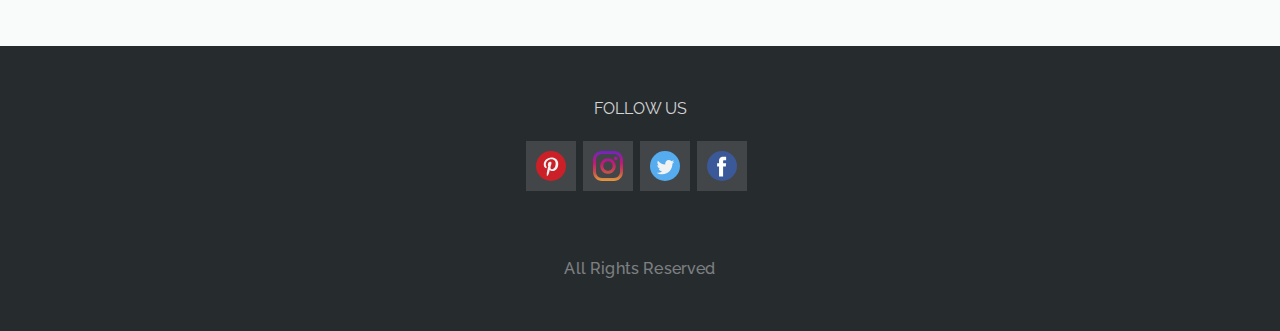
<file: docs/shopno/index.html>
<!-- Сообщаем браузеру как стоит обрабатывать эту страницу -->
<!DOCTYPE html>
<!-- Оболочка документа, указываем язык содержимого -->
<html lang="ru">
    <!-- Заголовок страницы, контейнер для других важных данных (не отображается) -->
    <head>
        <!-- Заголовок страницы в браузере -->
        <title>Shopno</title>
        <!-- Адаптив -->
        <meta name="viewport" content="width=device-width, initial-scale=1.0, maximum-scale=1.0, user-scalable=0" />
        <!-- Подключаем CSS -->
        <link rel="stylesheet" href="css/style.css" />
        <!-- Кодировка страницы -->
        <meta charset="UTF-8">
        <!--fonts-->
        <!--Merriweather-->
        <link href="https://fonts.googleapis.com/css2?family=Merriweather:ital,wght@0,300;0,700;1,400;1,700&display=swap" rel="stylesheet">
        <!--Montserrat-->
        <link href="https://fonts.googleapis.com/css2?family=Montserrat:wght@400;700&display=swap" rel="stylesheet">
        <!--Raleway-->
        <link href="https://fonts.googleapis.com/css2?family=Raleway:wght@400;500&display=swap" rel="stylesheet">
    </head>
    <body>
    <div class="sectionStart">
        <div class="logo"> <p>sh<span>o</span>pno</p></div>
        <div class="title"><h1>Say Hello to <span>SHOPNO! <br> Agency</span> CORPORATE SHOPNO Theme</h1>
        <div class="buttonContactUs"> <p>Contact us</p></div>
        </div>
        <div class="juiceImg"><img src="./img/5-layers.png" alt="" class="juice"></div>
    </div>

<!--    my end-->
    <div class="sectionAboutUs">
        <div class="sectionTitle">
            <h2>ABOUT US <br> <span>Lorem ipsum dolor sit amet event landing template</span></h2>
        </div>
        <div class="aboutUs">
           <div class="slider">
               <div class="slider_img">
                    <div class="blockBehind"></div>
                   <img src="./img/Image.png" alt="">
               </div>
               <div class="slider_radio">
                   <input type="radio" name="r" class="slide1">
                   <input type="radio" name="r" class="slide2" checked>
                   <input type="radio" name="r" class="slide3">
                   <input type="radio" name="r" class="slide4">
               </div>
           </div>
            <div class="aboutUs_text">
                <h2>We Actually Do amazing works</h2>
                <br>
                <p>A visual approach is an approach to a runway at an airport
                conducted under instrument flight rules. The pilot must at all times have either the airport or the preceding aircraft in approach correct sight. conducted under instrument flight rules. The pilot must at all times.
                <br> <br>
                Preceding aircraft in approach correct sight. conducted under instrument flight rules.
                </p>
                <br>
                <h2>why we are the great?</h2>
                <br>
                <p>A visual approach is an approach to a runway at an airport
                conducted under instrument flight rules.
                The preceding aircraft in approach correct sight.
                </p>
            </div>
        </div>
    </div>

    <div class="sectionFeaturedWorks">
        <div class="sectionTitle">
            <h2>featured works<br> <span>Lorem ipsum dolor sit amet event landing template</span></h2>
        </div>
        <div class="galery">
            <div class="galery_image"> <img src="./img/banner3.png" alt=""></div>
            <div class="galery_image"> <img src="./img/5.png" alt=""></div>
            <div class="galery_image"> <img src="./img/6.png" alt=""></div>
            <div class="galery_image"> <img src="./img/work4.png" alt=""></div>
            <div class="galery_image"> <img src="./img/9.png" alt=""></div>
            <div class="galery_image"> <img src="./img/home_dietitian_sectionbg_1.png" alt=""></div>
        </div>
    </div>






    <div class="sectionOurServices">
        <div class="sectionTitle">
            <h2>our services<br> <span>Lorem ipsum dolor sit amet event landing template</span></h2>
        </div>
        <div class="galery2">
            <div class="galery_image__66">
            <a href="#"><div class=hoverEfect>
                <h2>cool psd Design</h2>
                <p>Our most popular service is our we know that sometimes it’s something and you middle most...
                <br> <br>
                know more →
                </p>
            </div></a>
            <img src="./img/home_dietitian_sectionbg_12.png" alt="">
            </div>
            <div class="galery_image__33">
            <a href="#"><div class=hoverEfect>
                <h2>cool psd Design</h2>
                <p>Our most popular service is our we know that sometimes it’s something and you middle most...
                <br> <br>
                know more →
                </p>
            </div></a>
            <img src="./img/img-9.png" alt=""></div>
            <div class="galery_image__66">
            <a href="#"><div class=hoverEfect>
                <h2>Designing is The Cool</h2>
                <p>Our most popular service is our Virtual Receptionist. We know that ...
                <br> <br>
                know more →
                </p>
            </div></a>
            <img src="./img/griego3_1x.png" alt=""></div>
            <div class="galery_image__33">
            <a href="#"><div class=hoverEfect>
                <h2>PSD TO HTML KORI</h2>
                <p>We know that sometimes it’s something and you middle most...
                <br> <br>
                know more →
                </p>
            </div></a>
            <img src="./img/careers-00.png" alt=""></div>
            <div class="galery_image__33">
            <a href="#"><div class=hoverEfect>
                <h2>cool psd Design</h2>
                <p>Our most popular service is our we know that sometimes it’s something and you middle most...
                <br> <br>
                know more →
                </p>
            </div></a>
            <img src="./img/griego4_1x.png" alt=""></div>
            <div class="galery_image__66">
            <a href="#"><div class=hoverEfect>
                <h2>Designing is The Cool</h2>
                <p>Our most popular service is our Virtual Receptionist. We know that ...
                <br> <br>
                know more →</p>
            </div></a>
            <img src="./img/blog-3.png" alt=""></div>
        </div>
    </div>








    <div class="sectionSmallTeam">
        <div class="sectionTitle">
            <h2>small team<br> <span>Lorem ipsum dolor sit amet event landing template</span></h2>
        </div>
        <div class="galery">
            <div class="galery_image">
            <div class="hover_SmallTeam">
                <h2>AL RAYHAN / <span>UI Designer</span></h2>
                <p>Lorem Ipsum is not simply is  an action designer random text.It has roots in a piece. </p>
            </div>
            <img src="./img/team_3.png" alt=""></div>
            <div class="galery_image">
            <div class="hover_SmallTeam">
                <h2>AL RAYHAN / <span>UI Designer</span></h2>
                <p>Lorem Ipsum is not simply is  an action designer random text.It has roots in a piece. </p>
            </div>
            <img src="./img/team_4.png" alt=""></div>
            <div class="galery_image">
            <div class="hover_SmallTeam">
                <h2>AL RAYHAN / <span>UI Designer</span></h2>
                <p>Lorem Ipsum is not simply is  an action designer random text.It has roots in a piece. </p>
            </div>
            <img src="./img/team_1.png" alt=""></div>
            <div class="galery_image">
            <div class="hover_SmallTeam">
                <h2>AL RAYHAN / <span>UI Designer</span></h2>
                <p>Lorem Ipsum is not simply is  an action designer random text.It has roots in a piece. </p>
            </div>
            <img src="./img/team_2.png" alt=""></div>
            <div class="galery_image">
            <div class="hover_SmallTeam">
                <h2>AL RAYHAN / <span>UI Designer</span></h2>
                <p>Lorem Ipsum is not simply is  an action designer random text.It has roots in a piece. </p>
            </div>
            <img src="./img/3.png" alt=""></div>
            <div class="galery_image">
            <div class="hover_SmallTeam">
                <h2>AL RAYHAN / <span>UI Designer</span></h2>
                <p>Lorem Ipsum is not simply is  an action designer random text.It has roots in a piece. </p>
            </div>
            <img src="./img/team_3.png" alt=""></div>
        </div>
    </div>



    <div class="sectionWhatTheySays">
        <div class="sectionTitle">
            <h2>what they says<br> <span>Lorem ipsum dolor sit amet event landing template</span></h2>
        </div>
        <div class="teamSlider">
           <div class="slider" style="flex-basis: 33%;">
               <div class="slider_img">
                    <div class="blockBehind"></div>
                   <img src="./img/team_1.png" alt="">
               </div>
               <div class="slider_radio">
                   <input type="radio" name="r2" class="slide11">
                   <input type="radio" name="r2" class="slide22" checked>
                   <input type="radio" name="r2" class="slide33">
                   <input type="radio" name="r2" class="slide44">
               </div>
           </div>
            <div class="textCard">
                <div class="textBlock">
                    <h2>AL RAYHAN <span>/UI/UX DESIGNER</span></h2>
                    <br>
                    <p>Lorem Ipsum is simply dummy text of the printing and you standard dummy know that text ever since the 1500s, when an unknown printer took a galley of type and scrambled it to make a type specimen book.</p>
                </div>
                <div class="buttons">
                    <div class="buttonSlider"> <img src="./img/Shape_3.png" alt="" class="visibleButton">
                    <img src="./img/Shape_4.png" alt="" style="transform:rotate(180deg);" class="changeButton">
                    </div>
                    <div class="buttonSlider"> <img src="./img/Shape_3.png" alt="" style="transform:rotate(180deg);" class="visibleButton">
                    <img src="./img/Shape_4.png" alt="" class="changeButton">
                    </div>
                </div>
            </div>
        </div>
    </div>


    <div class="sectionTitle">
        <img src="./img/1_copy_2.png" alt="">
    </div>



    <div class="feedBack">
       <div class="feedBack_blocks">
            <div class="massageBlock">
                <input type="name" placeholder="Name*">
                <input type="text" placeholder="Subject*">
                <input type="mail" placeholder="E-mail*">
                <textarea type="text" placeholder="Massage*" symbols="40"></textarea>
                <div class="buttonSend">
                    <p>SEND MESSAGE</p>
                </div>
            </div>
            <div class="novigationBlock">
                <p> Adress line 1  <br>
                    Adress line 2  <br>
                    Phone: +548 945645 <br>
                    Fax: +456456 54546 <br> <br>

                    Web: www.designagency.net <br>
                    E-mail: info@designagency.net
           </p>
           <div class="map">
                <iframe width="100%" height="100%" src="https://maps.google.com/maps?width=700&amp;height=440&amp;hl=en&amp;q=%D0%97%D0%B0%D0%BF%D0%BE%D1%80%D0%BE%D0%B6%D1%8C%D0%B5%2C%20%D0%A0%D0%B5%D0%BA%D0%BE%D1%80%D0%B4%D0%BD%D0%B0%D1%8F%2029+(%D0%9D%D0%B0%D0%B7%D0%B2%D0%B0%D0%BD%D0%B8%D0%B5)&amp;ie=UTF8&amp;t=&amp;z=13&amp;iwloc=B&amp;output=embed" frameborder="0" scrolling="no" marginheight="0" marginwidth="0"></iframe>
           </div>
            </div>
        </div>
    </div>

    <footer>

       <h2>FOLLOW US</h2>
       <div class="links">
       <div class="socialLinks"> <img src="./img/pinterest.svg" alt=""></div>
       <div class="socialLinks"> <img src="./img/instagram.svg" alt=""></div>
       <div class="socialLinks"> <img src="./img/twitter.svg" alt=""></div>
       <div class="socialLinks"> <img src="./img/facebook.svg" alt=""></div>
       </div>
       <p>All Rights Reserved</p>
    </footer>

    </body>
</html>
</file>
<file: docs/css/style.css>
@charset "UTF-8";
/*Обнуление*/
* {
  padding: 0;
  margin: 0;
  border: 0;
}

*, *:before, *:after {
  box-sizing: border-box;
}

:focus, :active {
  outline: none;
}

a:focus, a:active {
  outline: none;
}

nav, footer, header, aside {
  display: block;
}

html, body {
  height: 100%;
  width: 100%;
  font-size: 100%;
  line-height: 1;
  font-size: 14px;
  -ms-text-size-adjust: 100%;
  -moz-text-size-adjust: 100%;
  -webkit-text-size-adjust: 100%;
}

input, button, textarea {
  font-family: inherit;
  -webkit-appearance: none;
  appearance: none;
}

input::-ms-clear {
  display: none;
}

button {
  cursor: pointer;
}

button::-moz-focus-inner {
  padding: 0;
  border: 0;
}

a, a:visited {
  text-decoration: none;
}

a:hover {
  text-decoration: none;
}

ul li {
  list-style: none;
}

img {
  vertical-align: top;
}

h1, h2, h3, h4, h5, h6 {
  font-size: inherit;
  font-weight: inherit;
}

/*--------------------*/
body {
  overflow-x: hidden;
  font-family: "Noto Sans KR", sans-serif;
  background: #A3CB38;
}

a {
  color: #000;
}

.bubles {
  position: absolute;
  z-index: 1;
}
.bubles .bgBuble_svg {
  width: 30vw;
}
.bubles .bgBuble_svg_right {
  width: 20vw;
}

.bgBuble1 {
  right: 0;
}

.bgBuble2 {
  left: 0;
  top: 100vh;
}

.bgBuble3 {
  right: 0;
  top: 130vh;
}

.bgBuble4 {
  left: 0;
}

.bgBuble5 {
  left: 0;
  top: 250vh;
}

main {
  top: 0;
  left: 0;
  width: 100%;
  height: 100%;
}

h1, h2 {
  font-size: 3vw;
  line-height: 3.1vw;
  font-weight: bold;
}

p {
  font-size: 1.5vw;
  line-height: 1.9vw;
}

.fullScreen {
  width: 100vw;
  min-height: 100vh;
  position: relative;
  /* Old - iOS 6-, Safari 3.1~6, Blackberry 7 */
  /* TWEENER - IE 10 */
  /* New - Safari 6.1+. iOS 7.1+, Blackberry 10 */
  display: -moz-flex;
  display: flex;
  /* New, Spec - Firefox, Chrome, Opera */
  /* Chrome 21+, Safari Not supported. */
  -moz-justify-content: center;
  /* Chrome 21+, Safari Not supported. */
  justify-content: center;
  /* Firefox 20+, Opera 12.10, IE Not supported. */
}
.fullScreen .fullScreen_content {
  z-index: 2;
  min-height: 100vh;
  margin: 0 50px;
  /* Old - iOS 6-, Safari 3.1~6, Blackberry 7 */
  /* TWEENER - IE 10 */
  /* New - Safari 6.1+. iOS 7.1+, Blackberry 10 */
  display: -moz-flex;
  display: flex;
  /* New, Spec - Firefox, Chrome, Opera */
  /* Chrome 21+, Safari Not supported. */
  -moz-justify-content: center;
  /* Chrome 21+, Safari Not supported. */
  justify-content: center;
  /* Firefox 20+, Opera 12.10, IE Not supported. */
  /* Safari 7.0+, Chrome 21.0+ */
  -moz-align-items: center;
  align-items: center;
  /* Firefox 20.0+, IE11+, Opera 12.10 */
}
.fullScreen .fullScreen_content_contentSide {
  margin: 0 0 0 20px;
  /* Chrome 21.0+, But Safari & Android & iOS Not supported. */
  flex-basis: 40%;
  /* Firefox 22+, IE11, Opera 12.10 */
}
.fullScreen span {
  border-radius: 10px;
  color: #fff;
  background: #008C8B;
}
.fullScreen .fullScreen_content_imgSide {
  margin: 0 20px 0 0;
  /* Chrome 21.0+, But Safari & Android & iOS Not supported. */
  flex-basis: 30%;
  /* Firefox 22+, IE11, Opera 12.10 */
}
.fullScreen .me_svg {
  max-height: 80vh;
}

.works {
  padding: 50px 0;
  margin: auto 50px;
  text-align: center;
  position: relative;
  z-index: 2;
}
.works h2 {
  margin: 25px 0;
}
.works .works_block {
  position: relative;
  /* Safari, Chrome */
  /* Firefox 4.0~16.0 */
  transition: 0.3s ease-out;
  /* IE >9, FF >15, Opera >12.0 */
  margin: 25px 15px;
  border: 1px solid #008C8B;
  display: -moz-inline-flex;
  display: inline-flex;
  /* Safari 7.0+, Chrome 21.0+ */
  -moz-align-items: center;
  align-items: center;
  /* Firefox 20.0+, IE11+, Opera 12.10 */
  /* Chrome 21.0+, But Safari & Android & iOS Not supported. */
  -moz-flex-direction: column;
  flex-direction: column;
  /* Firefox 28+, IE11, Opera 12.10 */
}
.works img {
  width: 25vw;
}
.works p {
  padding: 15px 0;
}
.works .works_block:hover {
  background: #008C8B;
}
.works .works_block:hover p {
  color: #fff;
}

.form {
  /* Old - iOS 6-, Safari 3.1~6, Blackberry 7 */
  /* TWEENER - IE 10 */
  /* New - Safari 6.1+. iOS 7.1+, Blackberry 10 */
  display: -moz-flex;
  display: flex;
  /* New, Spec - Firefox, Chrome, Opera */
  /* Safari 7.0+, Chrome 21.0+ */
  -moz-align-items: center;
  align-items: center;
  /* Firefox 20.0+, IE11+, Opera 12.10 */
  /* Chrome 21+, Safari Not supported. */
  -moz-justify-content: center;
  /* Chrome 21+, Safari Not supported. */
  justify-content: center;
  /* Firefox 20+, Opera 12.10, IE Not supported. */
}
.form h2 {
  font-size: 1.8vw;
  line-height: 2vw;
}

form {
  margin: 0 25px;
}

.group {
  position: relative;
  margin: 25px 0;
}
.group label {
  color: #777777;
  font-size: 1.3vw;
  position: absolute;
  pointer-events: none;
  left: 10px;
  top: 13px;
  /* Safari, Chrome */
  /* Firefox 4.0~16.0 */
  transition: 0.2s ease all;
  /* IE >9, FF >15, Opera >12.0 */
}
.group input, .group textarea {
  font-size: 20px;
  padding: 10px;
  display: block;
  min-width: 30vw;
  border: none;
  background: #A3CB38;
  border: 2px solid #008C8B;
  border-radius: 20px;
  -webkit-appearance: none;
}
.group textarea {
  height: 150px;
  resize: none;
}

.group:last-child,
.group:first-child {
  margin: 0;
}

input:focus {
  outline: none;
}

/* active state */
input:focus ~ label, input:valid ~ label, textarea:focus ~ label, textarea:valid ~ label {
  top: -25px;
  font-size: 20px;
}

.feedback_button {
  position: relative;
  border: 2px solid #008C8B;
  border-radius: 20px;
  width: 50%;
  background: #A3CB38;
  cursor: pointer;
  transition: 0.2s ease all;
  -moz-transition: 0.2s ease all;
  -webkit-transition: 0.2s ease all;
  color: #777777;
  font-size: 30px;
}

.feedback_button:hover {
  background: #008C8B;
  color: #fff;
}

@media screen and (max-width: 1440px) {
  .fullScreen .fullScreen_content_contentSide {
    /* Chrome 21.0+, But Safari & Android & iOS Not supported. */
    flex-basis: 50%;
    /* Firefox 22+, IE11, Opera 12.10 */
  }
  .fullScreen .fullScreen_content_imgSide {
    /* Chrome 21.0+, But Safari & Android & iOS Not supported. */
    flex-basis: 40%;
    /* Firefox 22+, IE11, Opera 12.10 */
  }

  .works img {
    width: 400px;
  }

  .group label {
    font-size: 30px;
  }
  .group input, .group textarea {
    min-width: 500px;
  }

  h1, h2, .form h2 {
    font-size: 35px;
    line-height: 40px;
  }

  p {
    font-size: 25px;
    line-height: 30px;
  }
}
@media screen and (max-width: 970px) {
  .group input, .group textarea {
    min-width: 350px;
  }

  .works {
    margin: auto;
  }

  .form h2 {
    font-size: 25px;
    line-height: 30px;
  }
}
@media screen and (max-width: 700px) {
  .fullScreen .fullScreen_content {
    margin: 0 10px;
  }
  .fullScreen .me_svg {
    height: 450px;
    margin: 25px 0;
  }
  .fullScreen .change_direction {
    /* Chrome 21.0+, But Safari & Android & iOS Not supported. */
    -moz-flex-direction: column;
    flex-direction: column;
    /* Firefox 28+, IE11, Opera 12.10 */
  }

  .form {
    padding: 0 10px;
  }
  .form object {
    display: none;
  }

  .works img {
    width: 100%;
  }

  .group label {
    font-size: 25px;
  }
  .group input, .group textarea {
    min-width: 410px;
  }

  input:last-child {
    margin: 0 0 50px 0;
  }
}
@media screen and (max-width: 425px) {
  .group label {
    font-size: 20px;
  }
  .group input, .group textarea {
    min-width: 100%;
  }

  h1, h2, .form h2 {
    font-size: 30px;
    line-height: 35px;
  }

  p {
    font-size: 20px;
    line-height: 25px;
  }
}
</file>
<file: docs/birthdate/style.css>
body {
    padding:0;
    margin:0;
    overflow:hidden;
    height: 600px;
}
canvas {
    padding:0;
    margin:0;
}
div.btnbg {
    position:fixed;
    left:0;
    top:0;
}
.title{
    width: 100%;
    height: 100%;
    display:flex;
    position: absolute;
    align-items: center;
    justify-content: center;
}
h1{
    font-family: 'Domine', serif;
    color:#dbb7b7;
    font-size: 150px;
    text-align: center;
}
</file>
<file: docs/Serhii_Lytvynenko/css/style.css>
@charset "UTF-8";
/*Обнуление*/
* {
  padding: 0;
  margin: 0;
  border: 0;
}

*, *:before, *:after {
  box-sizing: border-box;
}

:focus, :active {
  outline: none;
}

a:focus, a:active {
  outline: none;
}

nav, footer, header, aside {
  display: block;
}

html, body {
  height: 100%;
  width: 100%;
  font-size: 100%;
  line-height: 1;
  font-size: 14px;
  -ms-text-size-adjust: 100%;
  -moz-text-size-adjust: 100%;
  -webkit-text-size-adjust: 100%;
}

input, button, textarea {
  font-family: inherit;
}

input::-ms-clear {
  display: none;
}

button {
  cursor: pointer;
}

button::-moz-focus-inner {
  padding: 0;
  border: 0;
}

a, a:visited {
  text-decoration: none;
}

a:hover {
  text-decoration: none;
}

ul li {
  list-style: none;
}

img {
  vertical-align: top;
}

h1, h2, h3, h4, h5, h6 {
  font-size: inherit;
  font-weight: inherit;
}

input[type=text]::-ms-clear {
  display: none;
  width: 0;
  height: 0;
}

input[type=text]::-ms-reveal {
  display: none;
  width: 0;
  height: 0;
}

input[type=search]::-webkit-search-decoration,
input[type=search]::-webkit-search-cancel-button,
input[type=search]::-webkit-search-results-button,
input[type=search]::-webkit-search-results-decoration {
  display: none;
}

/*--------------------*/
body, html {
  font-family: Roboto;
  height: 100%;
  font-size: 16px;
  background: #ffffff;
}

.wrapper {
  top: 0;
  left: 0;
  position: relative;
  margin: auto;
  min-height: 100%;
  max-width: 1500px;
}

.background {
  position: absolute;
  width: 100%;
  min-height: 100%;
  /* Old - iOS 6-, Safari 3.1~6, Blackberry 7 */
  /* TWEENER - IE 10 */
  /* New - Safari 6.1+. iOS 7.1+, Blackberry 10 */
  display: -moz-flex;
  display: flex;
  /* New, Spec - Firefox, Chrome, Opera */
}
.background h2 {
  position: absolute;
  margin: 100px 0 0 -10px;
  color: #f1f1f1;
  font-size: 10vw;
  font-weight: 900;
  letter-spacing: 19px;
  line-height: 191px;
  -webkit-user-select: none;
          user-select: none;
}

.background_verticalStripes {
  border-right: 1px solid #f1f1f1;
  /* Chrome 21.0+, But Safari & Android & iOS Not supported. */
  flex-basis: 16.6666%;
  /* Firefox 22+, IE11, Opera 12.10 */
}

.background:nth-child(1) {
  border-left: 1px solid #f1f1f1;
}

.content {
  position: relative;
  width: 100%;
}
.content header {
  /* Old - iOS 6-, Safari 3.1~6, Blackberry 7 */
  /* TWEENER - IE 10 */
  /* New - Safari 6.1+. iOS 7.1+, Blackberry 10 */
  display: -moz-flex;
  display: flex;
  /* New, Spec - Firefox, Chrome, Opera */
  /* Chrome 21+, Safari Not supported. */
  -moz-justify-content: space-between;
  /* Chrome 21+, Safari Not supported. */
  justify-content: space-between;
  /* Firefox 20+, Opera 12.10, IE Not supported. */
  /* Safari 7.0+, Chrome 21.0+ */
  -moz-align-items: center;
  align-items: center;
  /* Firefox 20.0+, IE11+, Opera 12.10 */
  width: 100%;
  padding: 20px 0 0 0;
}
.content .logo {
  /* Old - iOS 6-, Safari 3.1~6, Blackberry 7 */
  /* TWEENER - IE 10 */
  /* New - Safari 6.1+. iOS 7.1+, Blackberry 10 */
  display: -moz-flex;
  display: flex;
  /* New, Spec - Firefox, Chrome, Opera */
  position: relative;
  height: 35px;
}
.content .logo img {
  width: 35px;
  margin: 0 13px 0 0;
}
.content .logo p {
  font-size: 25px;
  font-weight: 900;
  letter-spacing: 3px;
  color: #242424;
  text-transform: uppercase;
  -webkit-user-select: none;
          user-select: none;
}
.content .logo p:nth-child(even) {
  align-self: flex-end;
}
.content ul {
  /* Old - iOS 6-, Safari 3.1~6, Blackberry 7 */
  /* TWEENER - IE 10 */
  /* New - Safari 6.1+. iOS 7.1+, Blackberry 10 */
  display: -moz-flex;
  display: flex;
  /* New, Spec - Firefox, Chrome, Opera */
}
.content li {
  margin: 0 0 0 33px;
  color: #000000;
  font-size: 18px;
  font-weight: 400;
  letter-spacing: 1.8px;
  line-height: 18px;
  text-transform: uppercase;
  cursor: pointer;
  -webkit-user-select: none;
          user-select: none;
}
.content .active {
  color: #940b97;
}
.content li:first-child {
  margin: 0;
}
.content li:hover {
  color: #b31db6;
}
.content li:active {
  color: #940b97;
}
.content .menuMobile {
  width: 25px;
  cursor: pointer;
  display: none;
  margin: 0 2px 0 0;
}
.content .menuMobile div {
  width: 100%;
  height: 4px;
  background: #000;
}
.content .menuMobile div:nth-child(2) {
  margin: 4px 0;
}

main {
  position: relative;
  /* Old - iOS 6-, Safari 3.1~6, Blackberry 7 */
  /* TWEENER - IE 10 */
  /* New - Safari 6.1+. iOS 7.1+, Blackberry 10 */
  display: -moz-flex;
  display: flex;
  /* New, Spec - Firefox, Chrome, Opera */
  /* Chrome 21+, Safari Not supported. */
  -moz-justify-content: space-between;
  /* Chrome 21+, Safari Not supported. */
  justify-content: space-between;
  /* Firefox 20+, Opera 12.10, IE Not supported. */
}
main .title {
  width: 317px;
  margin: 165px 0 0 0;
}
main h1 {
  font-size: 63px;
  font-weight: 300;
  line-height: 79px;
  color: transparent;
  -webkit-background-clip: text;
  background-clip: text;
  background-image: linear-gradient(135deg, #2ec73d 0%, #7c64c2 53%, #b31db6 100%);
  -webkit-user-select: none;
          user-select: none;
}
main h1 br {
  display: none;
}
main .main_content {
  /* Old - iOS 6-, Safari 3.1~6, Blackberry 7 */
  /* TWEENER - IE 10 */
  /* New - Safari 6.1+. iOS 7.1+, Blackberry 10 */
  display: -moz-flex;
  display: flex;
  /* New, Spec - Firefox, Chrome, Opera */
  /* Chrome 21.0+, But Safari & Android & iOS Not supported. */
  flex-basis: 66.6%;
  /* Firefox 22+, IE11, Opera 12.10 */
  margin: 250px 0 0 0;
}
main .main_content .switch {
  /* Chrome 21.0+, But Safari & Android & iOS Not supported. */
  flex-basis: 25%;
  /* Firefox 22+, IE11, Opera 12.10 */
}
main .main_content .switch_blocks {
  cursor: pointer;
  position: relative;
  min-width: 223px;
  padding: 15px 20px 15px 0;
  float: right;
  /* Safari, Chrome */
  /* Firefox 4.0~16.0 */
  transition: 0.3s;
  /* IE >9, FF >15, Opera >12.0 */
}
main .main_content .switch_blocks p {
  color: #858a8a;
  font-size: 26px;
  font-weight: 900;
  letter-spacing: 0.78px;
  line-height: 18px;
  text-align: right;
  /* Safari, Chrome */
  /* Firefox 4.0~16.0 */
  transition: 0.3s;
  /* IE >9, FF >15, Opera >12.0 */
  -webkit-user-select: none;
          user-select: none;
}
main .main_content .switch_blocks p:after {
  content: "";
  position: absolute;
  top: 0;
  right: -1px;
  opacity: 0;
  width: 4px;
  height: 100%;
  background: linear-gradient(135deg, #2ec73d 0%, #7c64c2 53%, #b31db6 100%);
  /* Safari, Chrome */
  /* Firefox 4.0~16.0 */
  transition: 0.3s;
  /* IE >9, FF >15, Opera >12.0 */
}
main .main_content .active {
  background-color: #ffffff;
  /* Webkit browsers */
  /* Firefox */
  -ms-box-shadow: 0 0 10px 1px #e0e0e0;
  /* IE9 */
  -o-box-shadow: 0 0 10px 1px #e0e0e0;
  /* Opera(Old) */
  box-shadow: 0 0 10px 1px #e0e0e0;
  /* IE9+, News */
}
main .main_content .active:after {
  content: "";
  position: absolute;
  top: 0;
  right: -1px;
  width: 4px;
  height: 100%;
  background: linear-gradient(135deg, #2ec73d 0%, #7c64c2 53%, #b31db6 100%);
  /* Safari, Chrome */
  /* Firefox 4.0~16.0 */
  transition: 0.3s;
  /* IE >9, FF >15, Opera >12.0 */
}
main .main_content .switch_blocks:hover p {
  color: #000000;
}
main .main_content .switch_blocks:active p {
  color: #858a8a;
}
main .main_content .switch_blocks:hover p:after {
  opacity: 1;
}
main .main_content .switch_blocks:hover {
  background-color: #ffffff;
  /* Webkit browsers */
  /* Firefox */
  -ms-box-shadow: 0 0 10px 1px #e0e0e0;
  /* IE9 */
  -o-box-shadow: 0 0 10px 1px #e0e0e0;
  /* Opera(Old) */
  box-shadow: 0 0 10px 1px #e0e0e0;
  /* IE9+, News */
}
main .main_content .select-hidden {
  display: none;
  visibility: hidden;
}
main .main_content .select {
  margin: 20px 0 0 0;
  display: none;
  cursor: pointer;
  position: relative;
  font-size: 22px;
  font-weight: 900;
  letter-spacing: 0.66px;
  width: 100%;
  height: 50px;
  /* Webkit browsers */
  /* Firefox */
  -ms-box-shadow: 0 0 10px 1px #e0e0e0;
  /* IE9 */
  -o-box-shadow: 0 0 10px 1px #e0e0e0;
  /* Opera(Old) */
  box-shadow: 0 0 10px 1px #e0e0e0;
  /* IE9+, News */
}
main .main_content .select-styled {
  position: absolute;
  top: 0;
  right: 0;
  bottom: 0;
  left: 0;
  background-color: #fff;
  padding: 13px 23px;
}
main .main_content .select-styled:after {
  content: "";
  width: 19px;
  height: 12px;
  transform: rotate(180deg);
  background: url("../img/Vector.svg") no-repeat;
  position: absolute;
  top: 19px;
  right: 25px;
  /* Safari, Chrome */
  /* Firefox 4.0~16.0 */
  transition: 0.3s;
  /* IE >9, FF >15, Opera >12.0 */
}
main .main_content .active_:after {
  content: "";
  width: 19px;
  height: 12px;
  background: url("../img/Vector.svg") no-repeat;
  position: absolute;
  transform: rotate(0deg);
  top: 19px;
  right: 25px;
}
main .main_content .select-styled:before {
  content: "";
  width: 100%;
  height: 4px;
  background: linear-gradient(135deg, #2ec73d 0%, #7c64c2 53%, #b31db6 100%);
  position: absolute;
  margin: 0 0 0 -23px;
  bottom: 0px;
}
main .main_content .select-options {
  display: none;
  position: absolute;
  top: 100%;
  right: 0;
  left: 0;
  z-index: 1;
  margin: 0;
  padding: 0;
  list-style: none;
  background-color: #f6f6f6;
  /* Webkit browsers */
  /* Firefox */
  -ms-box-shadow: 0 0 10px 1px #d1d1d1;
  /* IE9 */
  -o-box-shadow: 0 0 10px 1px #d1d1d1;
  /* Opera(Old) */
  box-shadow: 0 0 10px 1px #d1d1d1;
  /* IE9+, News */
}
main .main_content .select-options li {
  margin: 0;
  padding: 16px 22px;
  color: #858a8a;
  font-size: 22px;
  font-weight: 900;
  letter-spacing: 0.66px;
  text-transform: none;
  -webkit-user-select: none;
          user-select: none;
}
main .main_content .select-options .active_mobile {
  position: relative;
  color: transparent;
  -webkit-background-clip: text;
  background-clip: text;
  background-image: linear-gradient(135deg, #2ec73d 0%, #7c64c2 53%, #b31db6 100%);
  -webkit-user-select: none;
          user-select: none;
}
main .main_content .textAndSlider {
  padding: 0 0 0 50px;
  /* Safari, Chrome */
  /* Firefox 4.0~16.0 */
  transition: 0.5s;
  /* IE >9, FF >15, Opera >12.0 */
  /* Chrome 21.0+, But Safari & Android & iOS Not supported. */
  flex-basis: 75%;
  /* Firefox 22+, IE11, Opera 12.10 */
  /*цвет активного лейбла при активации чекбокса*/
}
main .main_content .textAndSlider p {
  margin: 12px 0 30px 8px;
  color: #1d1d1d;
  font-size: 18px;
  font-weight: 400;
  letter-spacing: 0.36px;
  line-height: 26px;
}
main .main_content .textAndSlider .slider {
  width: 80%;
}
main .main_content .textAndSlider input {
  display: none;
}
main .main_content .textAndSlider .overflow {
  width: 100%;
  overflow: hidden;
}
main .main_content .textAndSlider .image {
  width: 400%;
  line-height: 0;
  /* Safari, Chrome */
  /* Firefox 4.0~16.0 */
  transition: 0.3s;
  /* IE >9, FF >15, Opera >12.0 */
}
main .main_content .textAndSlider .image article {
  width: 25%;
  float: left;
}
main .main_content .textAndSlider img {
  width: 100%;
}
main .main_content .textAndSlider #s1:checked ~ #slider_slides .image {
  margin: 0 0 0 0;
}
main .main_content .textAndSlider #s2:checked ~ #slider_slides .image {
  margin: 0 0 0 -100%;
}
main .main_content .textAndSlider #s3:checked ~ #slider_slides .image {
  margin: 0 0 0 -200%;
}
main .main_content .textAndSlider #s4:checked ~ #slider_slides .image {
  margin: 0 0 0 -300%;
}
main .main_content .textAndSlider #active label {
  border-radius: 100%;
  cursor: pointer;
  position: relative;
  border: 2px solid #c4c4c4;
  display: inline-block;
  width: 15px;
  height: 15px;
  margin: 0 11.5px 10px 11.5px;
}
main .main_content .textAndSlider #active {
  text-align: center;
}
main .main_content .textAndSlider #active label:hover {
  border: 2px solid #b31db6;
}
main .main_content .textAndSlider #active label:nth-child(1):after,
main .main_content .textAndSlider #active label:nth-child(2):after,
main .main_content .textAndSlider #active label:nth-child(3):after,
main .main_content .textAndSlider #active label:nth-child(4):after {
  content: "";
  position: absolute;
  width: 5px;
  height: 5px;
  left: 3px;
  top: 3px;
  border-radius: 100%;
  opacity: 0;
  background: #c4c4c4;
}
main .main_content .textAndSlider #s1:checked ~ #active label:nth-child(1):after,
main .main_content .textAndSlider #s2:checked ~ #active label:nth-child(2):after,
main .main_content .textAndSlider #s3:checked ~ #active label:nth-child(3):after,
main .main_content .textAndSlider #s4:checked ~ #active label:nth-child(4):after {
  opacity: 1;
}

@media screen and (max-width: 1520px) {
  .wrapper {
    margin: 0 10px;
  }

  main .main_content .switch_blocks {
    min-width: 100%;
  }
}
@media screen and (max-width: 1024px) {
  .background h2 {
    margin: 30px 0 0 -10px;
  }

  .background_verticalStripes {
    /* Chrome 21.0+, But Safari & Android & iOS Not supported. */
    flex-basis: 20%;
    /* Firefox 22+, IE11, Opera 12.10 */
  }

  .background_verticalStripes:last-child {
    display: none;
  }

  main {
    /* Old - iOS 6-, Safari 3.1~6, Blackberry 7 */
    /* TWEENER - IE 10 */
    /* New - Safari 6.1+. iOS 7.1+, Blackberry 10 */
    display: -moz-flex;
    display: flex;
    /* New, Spec - Firefox, Chrome, Opera */
    /* Chrome 21.0+, But Safari & Android & iOS Not supported. */
    -moz-flex-direction: column;
    flex-direction: column;
    /* Firefox 28+, IE11, Opera 12.10 */
  }
  main .title {
    margin: 60px 0 0 0;
    width: 100%;
  }
  main h1 {
    font-size: 55px;
  }
  main h1 br {
    display: inline;
  }
  main .main_content {
    margin-top: 0;
  }
  main .main_content .switch {
    /* Chrome 21.0+, But Safari & Android & iOS Not supported. */
    flex-basis: 20%;
    /* Firefox 22+, IE11, Opera 12.10 */
  }
  main .main_content .textAndSlider {
    padding: 0 0 0 20px;
    /* Chrome 21.0+, But Safari & Android & iOS Not supported. */
    flex-basis: 80%;
    /* Firefox 22+, IE11, Opera 12.10 */
  }
  main .main_content .switch_blocks p {
    font-size: 20px;
  }
}
@media screen and (max-width: 768px) {
  main h1 {
    font-size: 40px;
    line-height: 49px;
  }
  main .main_content .textAndSlider .slider {
    width: 100%;
  }
}
@media screen and (max-width: 600px) {
  .content ul {
    display: none;
  }
  .content .menuMobile {
    display: block;
  }
  .content .main_content {
    /* Old - iOS 6-, Safari 3.1~6, Blackberry 7 */
    /* TWEENER - IE 10 */
    /* New - Safari 6.1+. iOS 7.1+, Blackberry 10 */
    display: -moz-flex;
    display: flex;
    /* New, Spec - Firefox, Chrome, Opera */
    /* Chrome 21.0+, But Safari & Android & iOS Not supported. */
    -moz-flex-direction: column;
    flex-direction: column;
    /* Firefox 28+, IE11, Opera 12.10 */
  }
  .content .main_content .switch {
    display: none;
  }
  .content .main_content .select {
    display: inline-block;
  }
  .content .main_content .textAndSlider {
    /* Chrome 21.0+, But Safari & Android & iOS Not supported. */
    flex-basis: 100%;
    /* Firefox 22+, IE11, Opera 12.10 */
    padding: 0;
  }
}
</file>
<file: docs/shopno/css/style.css>
@charset "UTF-8";
/*Обнуление*/
* {
  padding: 0;
  margin: 0;
  border: 0;
}

*, *:before, *:after {
  box-sizing: border-box;
}

:focus, :active {
  outline: none;
}

a:focus, a:active {
  outline: none;
}

nav, footer, header, aside {
  display: block;
}

html, body {
  height: 100%;
  width: 100%;
  font-size: 100%;
  line-height: 1;
  font-size: 14px;
  -ms-text-size-adjust: 100%;
  -moz-text-size-adjust: 100%;
  -webkit-text-size-adjust: 100%;
}

input, button, textarea {
  font-family: inherit;
}

input::-ms-clear {
  display: none;
}

button {
  cursor: pointer;
}

button::-moz-focus-inner {
  padding: 0;
  border: 0;
}

a, a:visited {
  text-decoration: none;
}

a:hover {
  text-decoration: none;
}

ul li {
  list-style: none;
}

img {
  vertical-align: top;
}

h1, h2, h3, h4, h5, h6 {
  font-size: inherit;
  font-weight: inherit;
}

/*--------------------*/
.sectionTitle {
  display: flex;
  justify-content: center;
  align-items: center;
  padding: 130px 170px;
  text-align: center;
}
.sectionTitle h2 {
  display: block;
  opacity: 0.9;
  color: #000000;
  font-family: Montserrat;
  font-size: 38px;
  font-weight: 700;
  line-height: 28px;
  text-transform: uppercase;
  letter-spacing: 2.28px;
}
.sectionTitle span {
  display: block;
  opacity: 0.62;
  color: #000000;
  font-family: Merriweather;
  font-size: 18px;
  font-weight: 400;
  line-height: 28px;
  text-transform: uppercase;
  letter-spacing: 1.08px;
}

.slider {
  flex-basis: 50%;
  margin: 0 50px 0 0;
}

.slider_img {
  position: relative;
  display: flex;
  align-items: center;
  justify-content: center;
}
.slider_img img {
  z-index: 2;
  box-shadow: -20px 0 30px -30px rgba(0, 0, 0, 0.5), 20px 0 30px -30px rgba(0, 0, 0, 0.5);
}

.blockBehind {
  width: 440px;
  height: 415px;
  position: absolute;
  background: #eeeff1;
  z-index: 1;
}

.slider_radio {
  padding: 40px 0 0 0;
}
.slider_radio input {
  -webkit-appearance: none;
  appearance: none;
  cursor: pointer;
  border-radius: 35%;
  width: 16px;
  height: 16px;
  background: #d0d0d0;
  transition: 0.2s all linear;
  margin-right: 3px;
  position: relative;
}
.slider_radio input:checked {
  background: #71f6eb;
}

.galery {
  display: inline-flex;
  flex-wrap: wrap;
  width: 1170px;
}
.galery .galery_image {
  padding: 7.5px;
  flex-basis: 33%;
  display: flex;
  justify-content: center;
  align-items: center;
  position: relative;
}

body {
  left: 0;
  top: 0;
  margin: 0;
}

.sectionStart {
  padding: 65px 150px;
  height: 100vh;
  background: #eff0f2;
  position: relative;
}
.sectionStart .logo {
  display: flex;
  justify-content: center;
  align-items: center;
  padding: 10px;
  width: 110px;
  border: 5px solid #170f1c;
}
.sectionStart .logo p {
  text-shadow: 0 0 2px rgba(21, 21, 22, 0.75);
  color: #000000;
  font-family: Montserrat;
  font-size: 17px;
  font-weight: bold;
  line-height: 28px;
}
.sectionStart .logo p span {
  color: #77efe5;
  font-size: 21px;
  font-weight: bold;
  letter-spacing: 1.26px;
}
.sectionStart .title {
  width: 100%;
  height: 100%;
  position: relative;
  display: flex;
  align-items: center;
  justify-content: center;
  flex-direction: column;
}
.sectionStart .title h1 {
  text-align: center;
  font-family: Montserrat;
  font-size: 45px;
  font-weight: 700;
  text-transform: uppercase;
  letter-spacing: 2.7px;
  line-height: 50px;
  text-shadow: 4px 8px 10px rgba(0, 0, 0, 0.24);
  color: #505050;
  margin: 0 0 50px 0;
}
.sectionStart .title span {
  background: #aceae6;
}
.sectionStart .title .buttonContactUs {
  display: flex;
  justify-content: center;
  align-items: center;
  padding: 15px 50px;
  border: 1px solid #777879;
  margin: 100px 0 0 0;
  transition: 0.2s;
  cursor: pointer;
}
.sectionStart .title .buttonContactUs p {
  opacity: 0.75;
  color: #000000;
  font-family: Montserrat;
  font-size: 18px;
  line-height: 28px;
  text-align: left;
}
.sectionStart .title .buttonContactUs:hover {
  background: #aceae6;
}
.sectionStart .juiceImg {
  position: absolute;
  right: 260px;
  bottom: 130px;
}

.sectionAboutUs {
  text-align: center;
  background: #f8fafa;
}
.sectionAboutUs .aboutUs {
  display: inline-flex;
  width: 950px;
  padding: 0 0 115px 0;
}
.sectionAboutUs .aboutUs_text {
  flex-basis: 50%;
  margin: 0 0 0 50px;
}
.sectionAboutUs .aboutUs_text h2 {
  opacity: 0.75;
  color: #000000;
  font-family: Merriweather;
  font-size: 20px;
  font-weight: bold;
  line-height: 28px;
  text-align: left;
  text-transform: uppercase;
  letter-spacing: 1.2px;
}
.sectionAboutUs .aboutUs_text p {
  opacity: 0.74;
  color: #000000;
  font-family: Raleway;
  font-size: 16px;
  line-height: 28px;
  text-align: left;
  letter-spacing: 0.8px;
}
.sectionFeaturedWorks {
  text-align: center;
  background: #ffffff;
  padding: 0 0 130px 0;
}

.hoverEfect {
  display: none;
  width: 100%;
  height: 100%;
  background: rgba(0, 0, 0, 0.5);
  padding: 65px 30px;
}
.hoverEfect h2 {
  opacity: 0.95;
  color: #ffffff;
  font-family: Merriweather;
  font-size: 25px;
  line-height: 29px;
  text-align: left;
  font-weight: bold;
  text-transform: uppercase;
  letter-spacing: 1px;
}
.hoverEfect p {
  opacity: 0.9;
  color: #ffffff;
  font-family: Raleway;
  font-size: 20px;
  line-height: 25px;
  text-align: left;
  font-style: normal;
  letter-spacing: 0.32px;
}

.sectionOurServices {
  text-align: center;
  background: #f9fbfb;
  padding: 0 0 115px 0;
}
.sectionOurServices .galery2 {
  display: inline-flex;
  width: 1170px;
  flex-wrap: wrap;
}
.sectionOurServices .galery_image__66 {
  flex-basis: 66;
  margin: 7.5px;
  position: relative;
}
.sectionOurServices .galery_image__66 img {
  width: 652px;
  height: 370px;
}
.sectionOurServices .galery_image__33 {
  flex-basis: 33.333333%;
  margin: 7.5px;
  position: relative;
}
.sectionOurServices .galery_image__33 img {
  width: 474px;
  height: 370px;
}

.galery_image__66:hover .hoverEfect {
  position: absolute;
  display: block;
}

.galery_image__33:hover .hoverEfect {
  position: absolute;
  display: block;
}

.sectionSmallTeam {
  text-align: center;
  background: #ffffff;
  padding: 0 0 115px 0;
}

.hover_SmallTeam {
  display: none;
}
.hover_SmallTeam h2 {
  padding: 20px 40px 0 40px;
  opacity: 0.95;
  color: #000;
  font-family: Merriweather;
  font-size: 15px;
  font-weight: bold;
  line-height: 24px;
}
.hover_SmallTeam h2 span {
  color: #767070;
  font-family: "Merriweather - Regular";
  font-style: italic;
  letter-spacing: 0.45px;
}
.hover_SmallTeam p {
  padding: 20px 40px 40px 40px;
  float: left;
  opacity: 0.8;
  color: #000000;
  font-family: Raleway;
  font-size: 16px;
  line-height: 24px;
}

.galery_image:hover .hover_SmallTeam {
  display: block;
  width: 80%;
  height: 40%;
  bottom: 50px;
  background: #6ff5ea;
  position: absolute;
}

.sectionWhatTheySays {
  background: #f9fbfb;
  padding: 0 0 115px 0;
  text-align: center;
}
.sectionWhatTheySays .teamSlider {
  display: inline-flex;
  width: 1165px;
}
.sectionWhatTheySays .textCard {
  position: relative;
  display: flex;
  justify-content: center;
  flex-direction: column;
  flex-basis: 66%;
  margin: 12.5px 0 0 50px;
}
.sectionWhatTheySays .textBlock {
  display: flex;
  justify-content: center;
  align-items: center;
  flex-direction: column;
  background: #eeeff1;
  height: 415px;
  padding: 0 85px;
}
.sectionWhatTheySays .textBlock h2 {
  color: #000000;
  font-family: "Merriweather - Bold";
  font-size: 20px;
  font-weight: bold;
  letter-spacing: 1.2px;
  text-transform: uppercase;
}
.sectionWhatTheySays .textBlock span {
  font-family: "Merriweather - Regular";
  font-weight: 400;
  color: #787878;
  font-size: 15px;
  letter-spacing: 0.9px;
  text-transform: uppercase;
}
.sectionWhatTheySays .textBlock p {
  opacity: 0.7;
  color: #000000;
  font-family: Raleway;
  font-size: 16px;
  font-weight: 400;
  line-height: 27px;
  text-align: center;
  letter-spacing: 0.96px;
}

.buttons {
  position: relative;
  display: flex;
  justify-content: flex-end;
  flex-direction: row;
}
.buttons .buttonSlider {
  background: #ffffff;
  padding: 20px;
  width: -webkit-fit-content;
  width: fit-content;
  box-shadow: 0 0 5px 1px #bfbfbf;
  margin: 30px 0 0 30px;
  transition: 0.2s;
  cursor: pointer;
}
.buttons .buttonSlider .changeButton {
  display: none;
}

.buttonSlider:hover {
  background: #71f6eb;
}

.buttonSlider:hover .changeButton {
  display: block;
}

.buttonSlider:hover .visibleButton {
  display: none;
}

.feedBack {
  background: #f9fbfb;
  display: flex;
  justify-content: center;
  padding: 123px 0;
}
.feedBack .feedBack_blocks {
  width: 1140px;
  display: flex;
  justify-content: center;
  align-items: center;
}
.feedBack .massageBlock {
  height: 430px;
  flex-basis: 60%;
  display: flex;
  flex-direction: column;
  padding: 35px;
  background-color: #eaebed;
  margin: 0 15px 0 0;
}
.feedBack input, .feedBack textarea {
  background: rgba(0, 0, 0, 0);
  border-bottom: 1px solid rgba(0, 0, 0, 0.1);
  font-family: Raleway;
  color: #000000;
  font-size: 20px;
  resize: none;
  height: 50px;
  margin: 2.5px 0;
}
.feedBack textarea {
  height: 100px;
}
.feedBack .buttonSend {
  background: #6eeee4;
  width: -webkit-fit-content;
  width: fit-content;
  padding: 25px;
  transition: 0.5s;
  cursor: pointer;
  margin: 30px 0 0 0;
}
.feedBack .buttonSend p {
  opacity: 0.7;
  color: #000000;
  font-family: Montserrat;
  font-size: 18px;
  font-weight: 500;
  line-height: 28px;
  text-transform: uppercase;
}
.feedBack .buttonSend:hover {
  box-shadow: 0 0 10px 1px #7b7b7b;
}
.feedBack .novigationBlock {
  height: 430px;
  flex-basis: 40%;
  margin: 0 0 0 15px;
  padding: 30px;
  background-color: #eaebed;
}
.feedBack .novigationBlock p {
  opacity: 0.7;
  color: #000000;
  font-family: Raleway;
  font-size: 15px;
  font-weight: 400;
  line-height: 24px;
  text-align: left;
  margin: 0 0 20px 8px;
}
.feedBack .map {
  height: 200px;
}

::placeholder {
  /* Chrome, Firefox, Opera, Safari 10.1+ */
  color: #000000;
  opacity: 1;
}

:-ms-input-placeholder {
  /* Internet Explorer 10-11 */
  font-family: "Merriweather - Bold";
}

::-ms-input-placeholder {
  /* Microsoft Edge */
  color: #ffffff;
}

footer {
  background: #262b2e;
  display: flex;
  align-items: center;
  justify-content: center;
  flex-direction: column;
  padding: 50px 0 50px 0;
}
footer h2 {
  opacity: 0.8;
  color: #ffffff;
  font-family: Raleway;
  font-size: 16px;
  font-weight: 400;
  line-height: 25px;
  text-align: left;
  text-transform: uppercase;
}
footer .links {
  display: flex;
}
footer .socialLinks {
  background: #424648;
  padding: 10px;
  transition: 0.5s;
  margin: 20px 7px 35px 0;
  width: -webkit-fit-content;
  width: fit-content;
  cursor: pointer;
}
footer .socialLinks img {
  width: 30px;
  height: 30px;
}
footer p {
  margin: 30px 0 0 0;
  opacity: 0.4;
  color: #ffffff;
  font-family: Raleway;
  font-size: 16px;
  font-weight: 500;
  line-height: 25px;
  text-align: center;
  letter-spacing: 0.16px;
}

.socialLinks:hover {
  background: #6eeee3;
}
</file>
